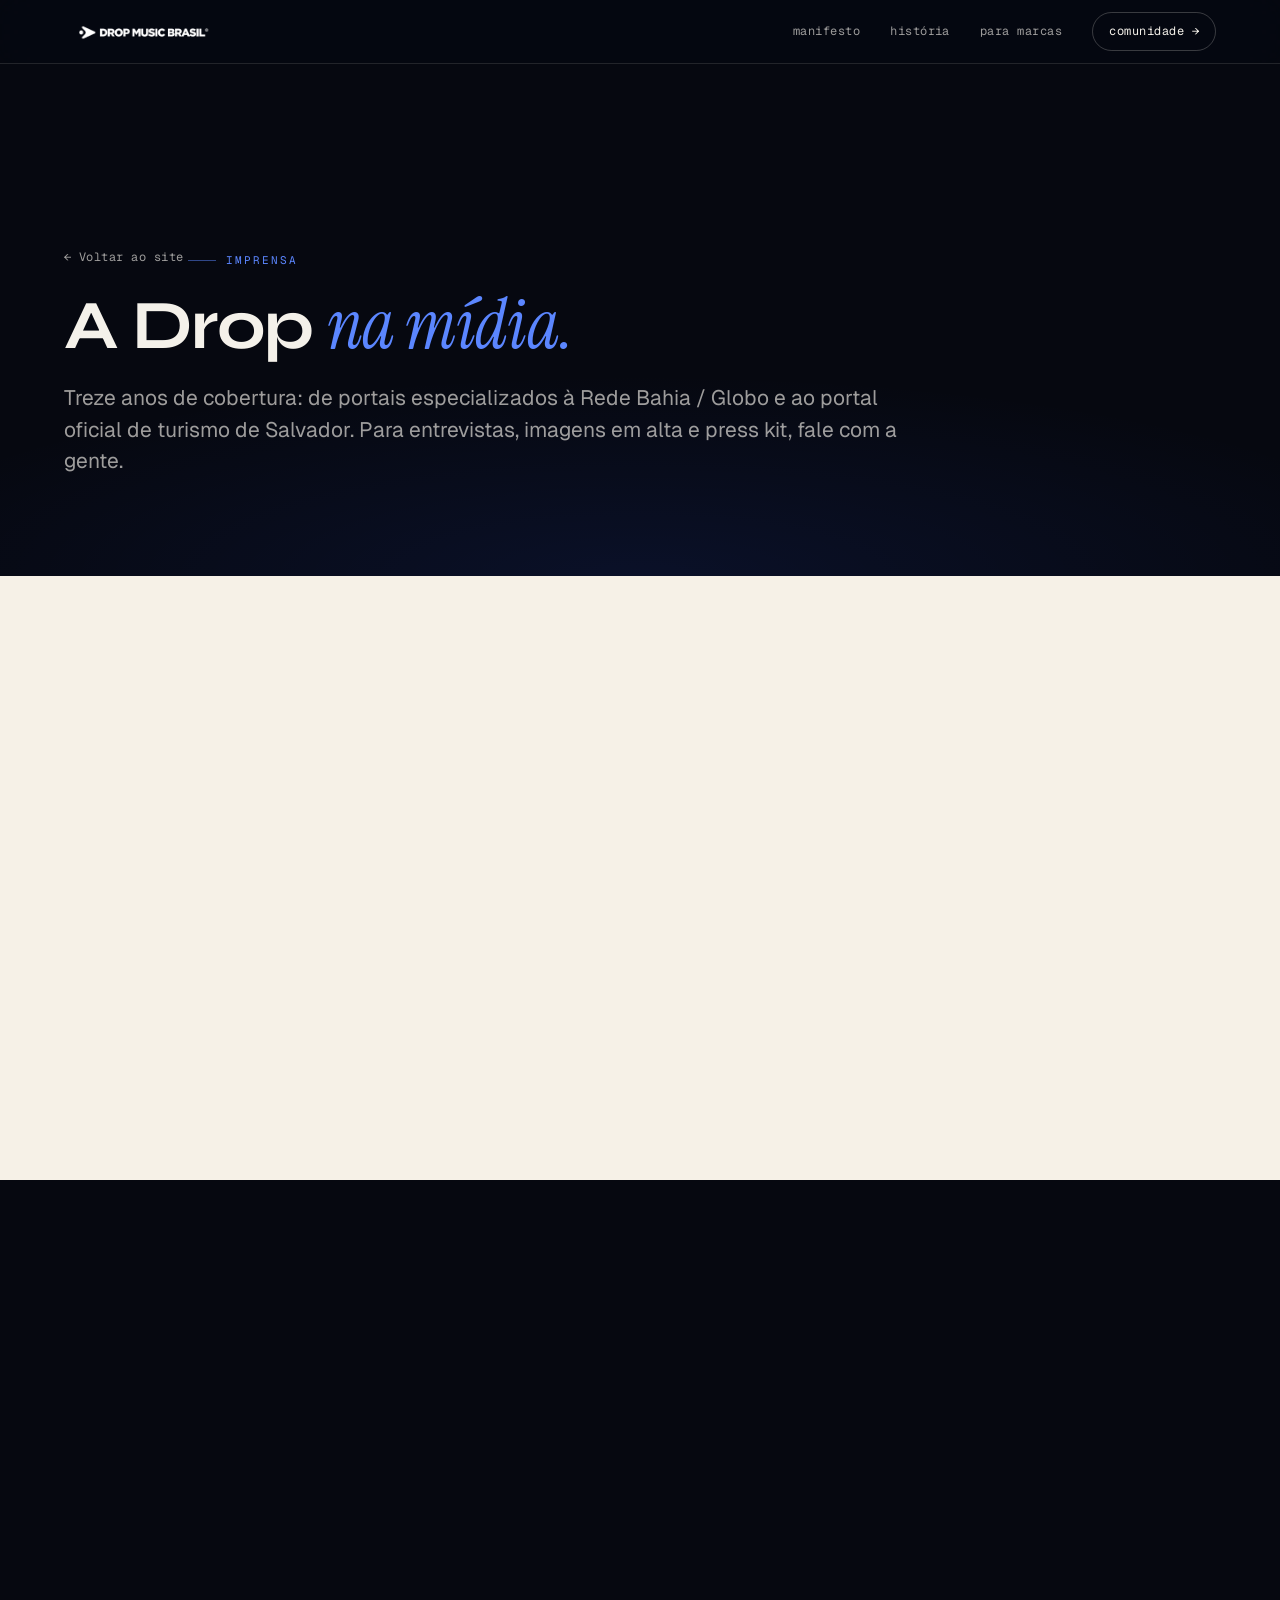
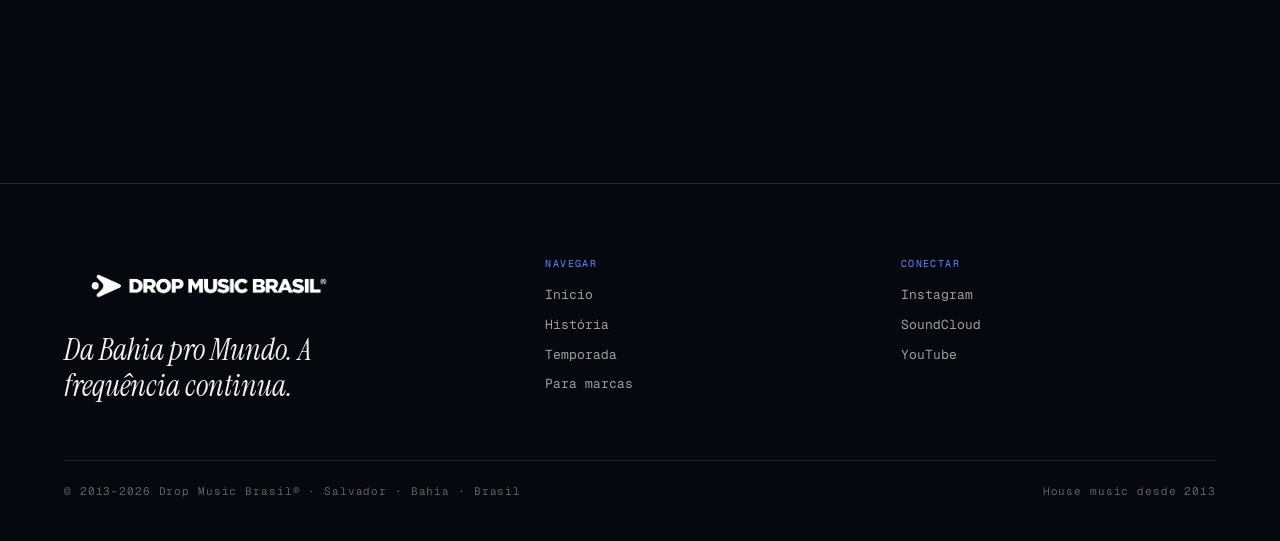
<file: imprensa.html>
<!doctype html>
<!--
  IMPRENSA — Drop Music Brasil
  Página dedicada (saiu da home). Clippings reais + contato de imprensa.
  Usa o mesmo estilo do site (drop-site.css).
-->
<html lang="pt-BR">
<head>
<meta charset="utf-8" />
<meta name="viewport" content="width=device-width, initial-scale=1" />
<title>Imprensa — Drop Music Brasil | House music em Salvador desde 2013</title>
<meta name="description" content="A Drop Music Brasil na mídia: Rede Bahia/Globo, portal oficial de turismo de Salvador, Agenda Cultural do Governo da Bahia e mais. Clippings, contato e press kit." />
<meta name="robots" content="index, follow" />
<link rel="canonical" href="https://dropmusicbrasil.com.br/imprensa" />
<link rel="icon" type="image/png" href="assets/symbol-black.png" />
<meta property="og:title" content="Imprensa — Drop Music Brasil" />
<meta property="og:description" content="Treze anos de cobertura. A Drop na mídia baiana e nacional." />
<meta property="og:type" content="website" />
<meta property="og:url" content="https://dropmusicbrasil.com.br/imprensa" />
<meta property="og:image" content="https://dropmusicbrasil.com.br/assets/p/club-arms-up.jpg" />
<link rel="preconnect" href="https://fonts.googleapis.com" />
<link rel="preconnect" href="https://fonts.gstatic.com" crossorigin />
<link href="https://fonts.googleapis.com/css2?family=Syne:wght@600;700;800&family=Instrument+Serif:ital@0;1&family=Geist:wght@300;400;500;600&family=Geist+Mono:wght@400;500&display=swap" rel="stylesheet" />
<link rel="stylesheet" href="drop-site.css" />
</head>
<body class="subpage">

<!-- Menu simples: logo + voltar pro site -->
<nav class="nav scrolled" id="nav">
  <a href="index.html" class="nav-logo" aria-label="Drop Music Brasil — Início">
    <img src="assets/lockup-white.png" alt="Drop Music Brasil" class="nav-lockup" />
  </a>
  <div class="nav-links">
    <a href="index.html#manifesto">manifesto</a>
    <a href="index.html#historia">história</a>
    <a href="marcas.html">para marcas</a>
    <a href="index.html#comunidade" class="nav-cta">Comunidade →</a>
  </div>
</nav>

<!-- Cabeçalho da página -->
<header class="zone zone-deep subhead">
  <div class="wrap">
    <a class="back-link" href="index.html">← Voltar ao site</a>
    <span class="kicker">Imprensa</span>
    <h1 class="h-sec">A Drop <em>na mídia.</em></h1>
    <p class="lede">Treze anos de cobertura: de portais especializados à Rede Bahia / Globo e ao portal oficial de turismo de Salvador. Para entrevistas, imagens em alta e press kit, fale com a gente.</p>
  </div>
</header>

<!-- Clippings reais -->
<section class="zone zone-day">
  <div class="wrap">
    <div class="clips reveal">
      <a class="clip feat" href="https://redeglobo.globo.com/redebahia/tarolando/noticia/drop-music-brasil-acontece-no-dia-158-em-salvador.ghtml" target="_blank" rel="noopener">
        <span class="clip-src">Rede Bahia · Globo</span>
        <span class="clip-txt">O maior grupo de comunicação do Brasil</span>
        <span class="clip-arr">abrir ↗</span>
      </a>
      <a class="clip feat" href="https://www.salvadordabahia.com/eventos/drop-music-brasil-brisa-groove-carnaval/" target="_blank" rel="noopener">
        <span class="clip-src">Salvador da Bahia <em>oficial</em></span>
        <span class="clip-txt">Portal oficial de turismo de Salvador</span>
        <span class="clip-arr">abrir ↗</span>
      </a>
      <a class="clip" href="http://agendacultural.ba.gov.br/drop-music-brasil/" target="_blank" rel="noopener">
        <span class="clip-src">Agenda Cultural Bahia</span>
        <span class="clip-txt">Portal cultural do Governo da Bahia</span>
        <span class="clip-arr">abrir ↗</span>
      </a>
      <a class="clip" href="https://doistercos.com.br/drop-music-brasil-apresenta-groove-infinito-com-estreia-de-nicolau-marinho-no-bombar/" target="_blank" rel="noopener">
        <span class="clip-src">Dois Terços</span>
        <span class="clip-txt">Groove Infinito · Nicolau Marinho no Bombar</span>
        <span class="clip-arr">abrir ↗</span>
      </a>
      <a class="clip" href="https://www.uranrodrigues.com/drop-music-brasil-realiza-edicao-ressonancia-progressiva-com-estreia-de-andre-gazolla-no-selo/" target="_blank" rel="noopener">
        <span class="clip-src">Uran Rodrigues</span>
        <span class="clip-txt">Ressonância Progressiva · André Gazolla</span>
        <span class="clip-arr">abrir ↗</span>
      </a>
      <a class="clip" href="https://vibes.vc/eventos/drop-music-brasil/" target="_blank" rel="noopener">
        <span class="clip-src">Vibes · iBahia</span>
        <span class="clip-txt">Portal líder de eventos em Salvador</span>
        <span class="clip-arr">abrir ↗</span>
      </a>
      <a class="clip" href="http://www.phouse.com.br/drop-music-esta-de-volta-salvador/" target="_blank" rel="noopener">
        <span class="clip-src">PHouse</span>
        <span class="clip-txt">"A Drop está de volta a Salvador"</span>
        <span class="clip-arr">abrir ↗</span>
      </a>
      <a class="clip" href="https://ginnolarry.com.br/festa-drop-music-brasil-chega-ao-bombar/" target="_blank" rel="noopener">
        <span class="clip-src">Ginno Larry</span>
        <span class="clip-txt">A chegada da Drop ao Bombar</span>
        <span class="clip-arr">abrir ↗</span>
      </a>
    </div>
  </div>
</section>

<!-- Contato de imprensa -->
<section class="zone zone-night">
  <div class="wrap">
    <div class="sec-head reveal">
      <span class="kicker">Contato de imprensa</span>
      <h2 class="h-sec">Precisa de material<br />pra <em>uma matéria?</em></h2>
      <p class="lede">Logos, biografia oficial, fotos em alta e informações sobre as edições. Resposta rápida.</p>
    </div>
    <div class="contact-grid reveal">
      <a class="cc" href="mailto:dropmusicbrazil@gmail.com?subject=Imprensa%20%E2%80%94%20Drop%20Music%20Brasil&body=Ol%C3%A1!%20Sou%20do%20ve%C3%ADculo%20_______%20e%20gostaria%20de%20material%20de%20imprensa%2Fentrevista.">
        <span class="cc-k">E-mail de imprensa</span>
        <span class="cc-v">dropmusicbrazil@gmail.com</span>
        <span class="cc-arr">→</span>
      </a>
      <a class="cc" href="https://instagram.com/dropmusicbrasil" target="_blank" rel="noopener">
        <span class="cc-k">Instagram</span>
        <span class="cc-v">@dropmusicbrasil</span>
        <span class="cc-arr">↗</span>
      </a>
    </div>
  </div>
</section>

<!-- Rodapé -->
<footer class="zone zone-night">
  <div class="footer">
    <div class="foot-top">
      <div class="foot-brand">
        <img src="assets/lockup-white.png" alt="Drop Music Brasil" class="foot-lockup" />
        <p class="foot-tag">Da Bahia pro Mundo. A frequência continua.</p>
      </div>
      <div class="foot-col">
        <span class="fh">Navegar</span>
        <a href="index.html">Início</a>
        <a href="index.html#historia">História</a>
        <a href="temporada.html">Temporada</a>
        <a href="marcas.html">Para marcas</a>
      </div>
      <div class="foot-col">
        <span class="fh">Conectar</span>
        <a href="https://instagram.com/dropmusicbrasil" target="_blank" rel="noopener">Instagram</a>
        <a href="https://soundcloud.com/dropmusicbrazil" target="_blank" rel="noopener">SoundCloud</a>
        <a href="https://www.youtube.com/@DROPMUSICBRASIL" target="_blank" rel="noopener">YouTube</a>
      </div>
    </div>
    <div class="foot-bot">
      <span>© 2013–2026 Drop Music Brasil® · Salvador · Bahia · Brasil</span>
      <span>House music desde 2013</span>
    </div>
  </div>
</footer>

</body>
</html>
</file>
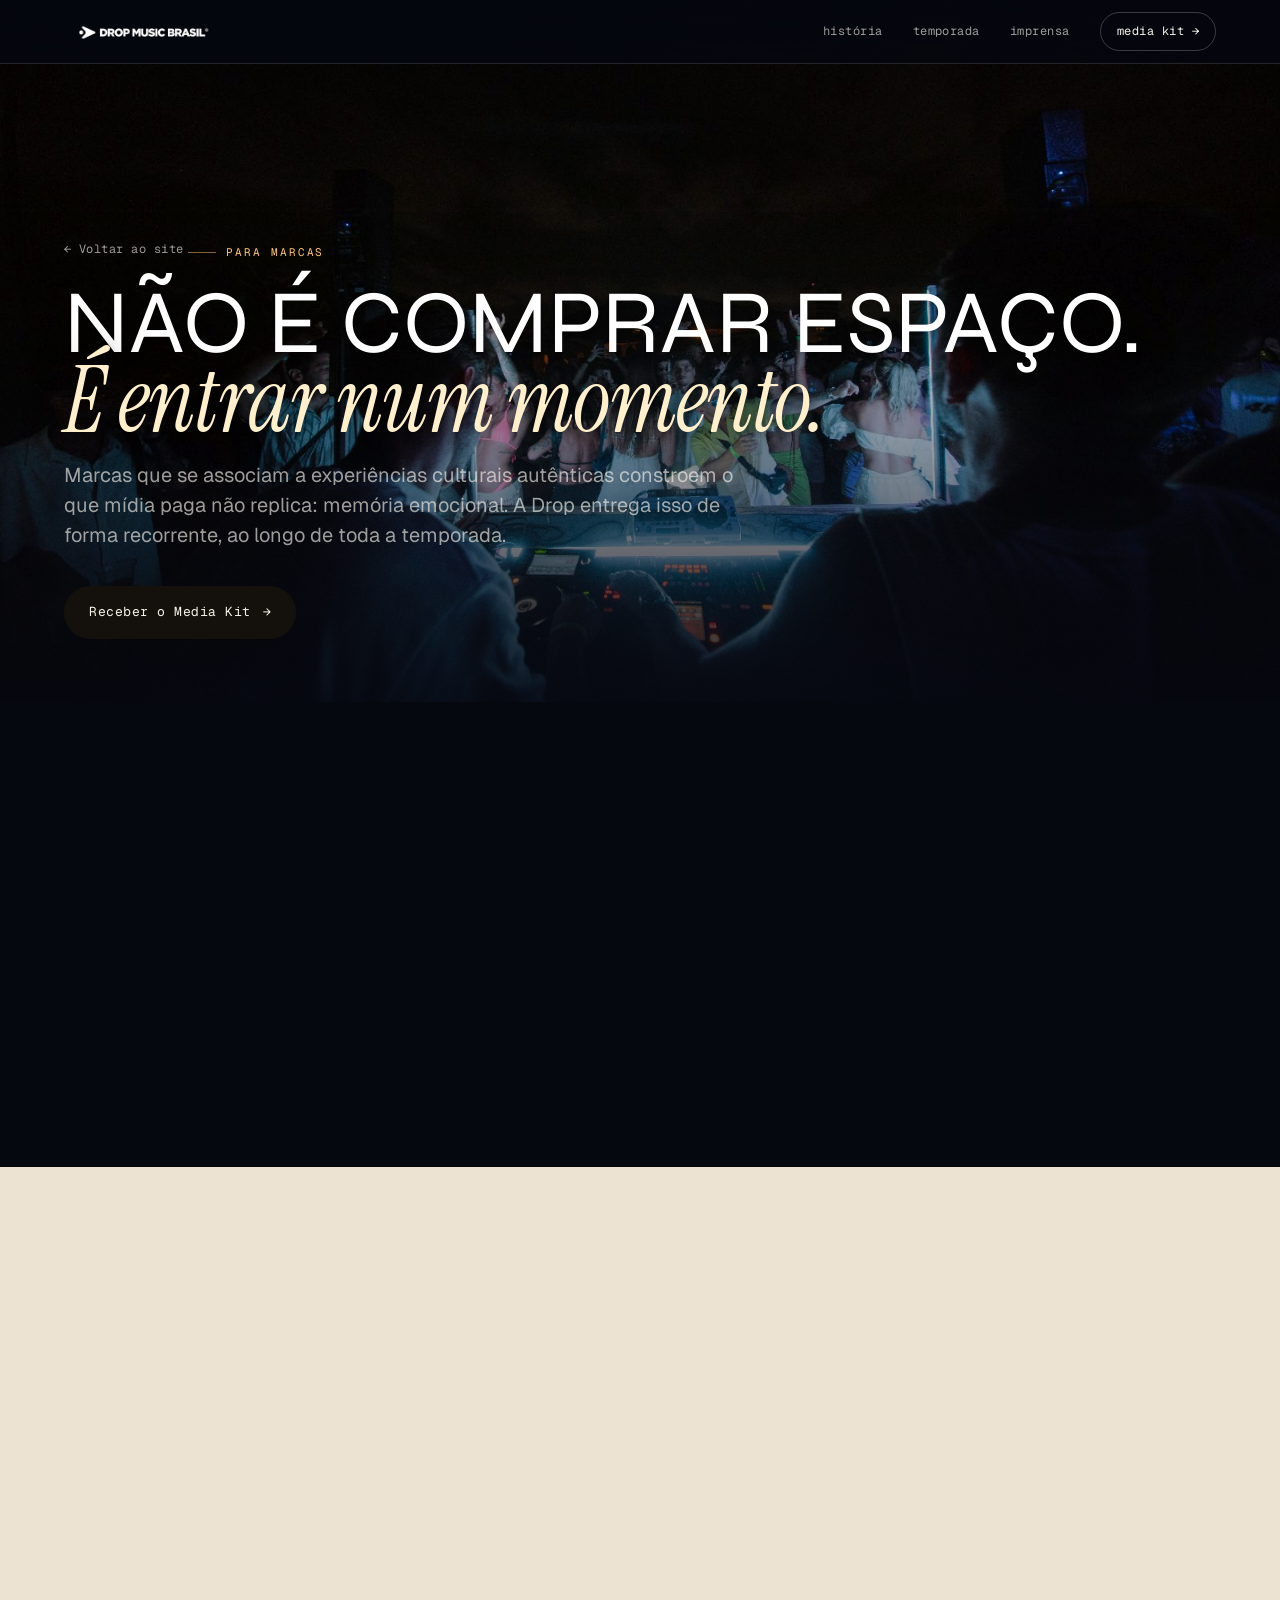
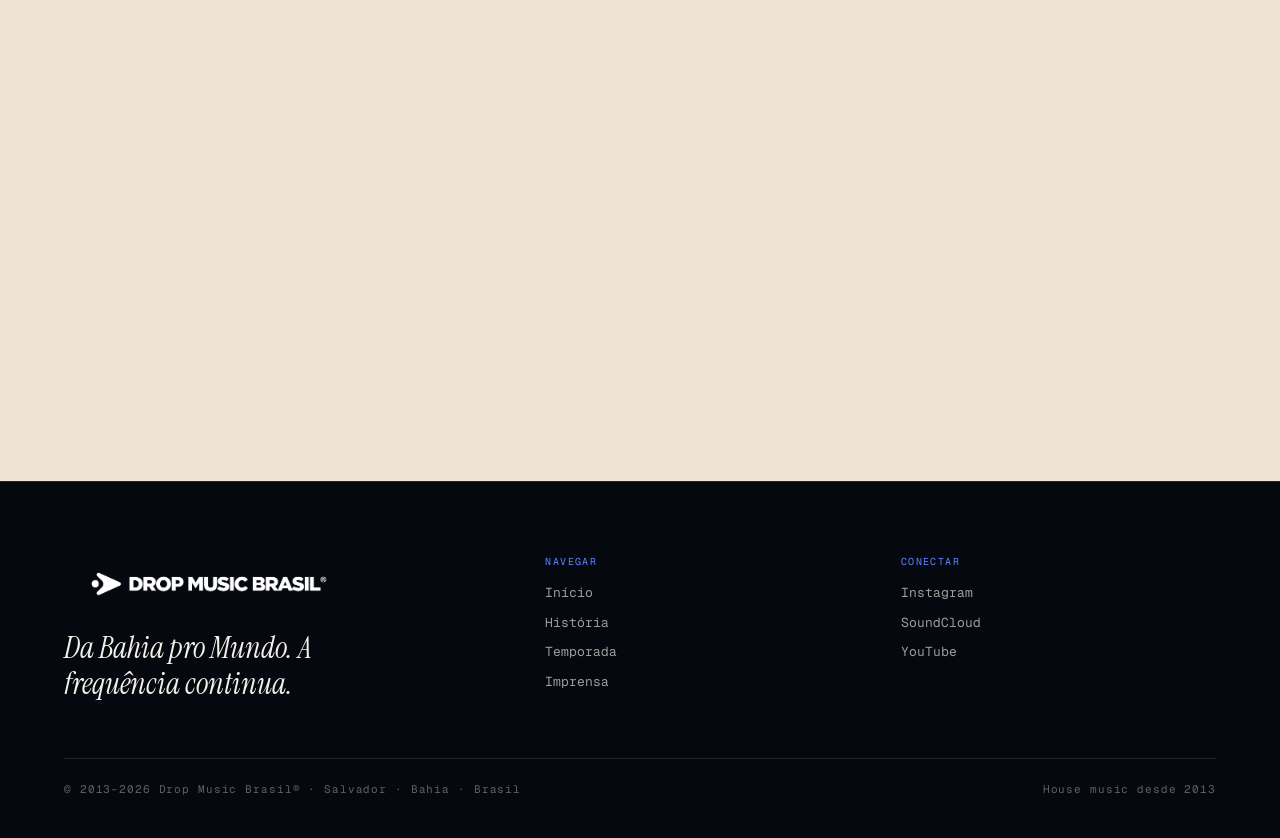
<file: marcas.html>
<!doctype html>
<!--
  PARA MARCAS — Drop Music Brasil
  Página dedicada (saiu da home). Perfil de público + oportunidades + media kit.
  Usa o mesmo estilo do site (drop-site.css).
-->
<html lang="pt-BR">
<head>
<meta charset="utf-8" />
<meta name="viewport" content="width=device-width, initial-scale=1" />
<title>Para Marcas — Drop Music Brasil | Patrocínio &amp; ativações</title>
<meta name="description" content="Associe sua marca à Drop Music Brasil: house music, comunidade engajada e experiências culturais em Salvador desde 2013. Naming, ativações, conteúdo e acesso aos DropLovers. Solicite o media kit." />
<meta name="robots" content="index, follow" />
<link rel="canonical" href="https://dropmusicbrasil.com.br/marcas" />
<link rel="icon" type="image/png" href="assets/symbol-black.png" />
<meta property="og:title" content="Para Marcas — Drop Music Brasil" />
<meta property="og:description" content="Patrocinar a Drop não é comprar espaço. É entrar num momento." />
<meta property="og:type" content="website" />
<meta property="og:url" content="https://dropmusicbrasil.com.br/marcas" />
<meta property="og:image" content="https://dropmusicbrasil.com.br/assets/p/day-wide.jpg" />
<link rel="preconnect" href="https://fonts.googleapis.com" />
<link rel="preconnect" href="https://fonts.gstatic.com" crossorigin />
<link href="https://fonts.googleapis.com/css2?family=Syne:wght@600;700;800&family=Instrument+Serif:ital@0;1&family=Geist:wght@300;400;500;600&family=Geist+Mono:wght@400;500&display=swap" rel="stylesheet" />
<link rel="stylesheet" href="drop-site.css" />
</head>
<body class="subpage">

<nav class="nav scrolled" id="nav">
  <a href="index.html" class="nav-logo" aria-label="Drop Music Brasil — Início">
    <img src="assets/lockup-white.png" alt="Drop Music Brasil" class="nav-lockup" />
  </a>
  <div class="nav-links">
    <a href="index.html#historia">história</a>
    <a href="temporada.html">temporada</a>
    <a href="imprensa.html">imprensa</a>
    <a href="mailto:dropmusicbrazil@gmail.com?subject=Media%20Kit%20%E2%80%94%20Drop%20Music%20Brasil" class="nav-cta">Media Kit →</a>
  </div>
</nav>

<!-- Cabeçalho com foto solar de fundo -->
<header class="hero subhero" id="top">
  <div class="hero-bg"><img src="assets/p/day-wide.jpg" alt="Day party da Drop Music Brasil à beira-mar no Lôro, Salvador" fetchpriority="high" /></div>
  <div class="hero-scrim"></div>
  <div class="hero-inner">
    <a class="back-link" href="index.html">← Voltar ao site</a>
    <span class="kicker" style="color:var(--gold)">Para marcas</span>
    <h1 class="hero-h" style="font-size:clamp(40px,7vw,104px)">Não é comprar espaço.<br /><em>É entrar num momento.</em></h1>
    <p class="hero-sub">Marcas que se associam a experiências culturais autênticas constroem o que mídia paga não replica: memória emocional. A Drop entrega isso de forma recorrente, ao longo de toda a temporada.</p>
    <div class="hero-ctas">
      <a href="mailto:dropmusicbrazil@gmail.com?subject=Media%20Kit%20%E2%80%94%20Drop%20Music%20Brasil&body=Ol%C3%A1%2C%20Drop!%20Somos%20a%20marca%20_______%20e%20gostar%C3%ADamos%20de%20receber%20o%20media%20kit%20da%20temporada." class="btn btn-solar">Receber o Media Kit <span class="arr">→</span></a>
    </div>
  </div>
</header>

<!-- Quem frequenta -->
<section class="zone zone-night">
  <div class="wrap">
    <div class="audience reveal">
      <span class="audience-h">Quem frequenta a Drop</span>
      <div class="audience-grid">
        <div class="aud"><b>Cena</b><span>público de house music, fiel e recorrente</span></div>
        <div class="aud"><b>Local</b><span>Salvador e região metropolitana</span></div>
        <div class="aud"><b>Digital</b><span>alto engajamento e geração de conteúdo</span></div>
        <div class="aud"><b>Lealdade</b><span>volta a cada edição e traz gente nova</span></div>
      </div>
      <p class="audience-note">Um público que valoriza curadoria e experiência acima de hype. Gente que descobre e adota marcas cedo, compartilha o que vive e constrói o boca a boca que nenhuma mídia paga reproduz.</p>
    </div>
  </div>
</section>

<!-- Oportunidades + media kit -->
<section class="zone zone-sand">
  <div class="wrap">
    <div class="sec-head reveal">
      <span class="kicker">Oportunidades</span>
      <h2 class="h-sec">Como sua marca<br /><em>entra na experiência.</em></h2>
    </div>
    <div class="brand-grid">
      <div class="brand-gains reveal">
        <div class="gain"><span class="gn">01</span><div><h4>Naming rights</h4><p>Sua marca no nome da edição ou do palco. A associação mais forte: a marca vira parte do nome que o público repete.</p></div></div>
        <div class="gain"><span class="gn">02</span><div><h4>Experiências &amp; ativações</h4><p>Lounge de marca, sampling, bar assinado, espaço instagramável. Contato físico com um público no estado de espírito certo.</p></div></div>
        <div class="gain"><span class="gn">03</span><div><h4>Conteúdo</h4><p>Produção audiovisual profissional com a marca dentro da cena: fotos, reels e aftermovie que circulam organicamente.</p></div></div>
        <div class="gain"><span class="gn">04</span><div><h4>Acesso aos DropLovers</h4><p>Presença na comunidade de +18 mil pessoas e na base de e-mail. Canal direto com o público, sem depender de algoritmo.</p></div></div>
      </div>
      <aside class="brand-aside reveal">
        <p class="brand-quote">"A marca não compra exposição. Compra presença dentro de um <em>ritual de verão.</em>"</p>
        <div class="brand-cotas">
          Dois formatos de entrada: Cota Headliner (naming &amp; presença total) e Cota Apoio (visibilidade &amp; relacionamento). Valores e entregas <strong>sob consulta</strong>, co-criados com cada marca.
        </div>
        <a href="mailto:dropmusicbrazil@gmail.com?subject=Media%20Kit%20%E2%80%94%20Drop%20Music%20Brasil&body=Ol%C3%A1%2C%20Drop!%20Somos%20a%20marca%20_______%20e%20gostar%C3%ADamos%20de%20receber%20o%20media%20kit%20da%20temporada." class="btn btn-solar">Receber o Media Kit <span class="arr">→</span></a>
      </aside>
    </div>
  </div>
</section>

<footer class="zone zone-night">
  <div class="footer">
    <div class="foot-top">
      <div class="foot-brand">
        <img src="assets/lockup-white.png" alt="Drop Music Brasil" class="foot-lockup" />
        <p class="foot-tag">Da Bahia pro Mundo. A frequência continua.</p>
      </div>
      <div class="foot-col">
        <span class="fh">Navegar</span>
        <a href="index.html">Início</a>
        <a href="index.html#historia">História</a>
        <a href="temporada.html">Temporada</a>
        <a href="imprensa.html">Imprensa</a>
      </div>
      <div class="foot-col">
        <span class="fh">Conectar</span>
        <a href="https://instagram.com/dropmusicbrasil" target="_blank" rel="noopener">Instagram</a>
        <a href="https://soundcloud.com/dropmusicbrazil" target="_blank" rel="noopener">SoundCloud</a>
        <a href="https://www.youtube.com/@DROPMUSICBRASIL" target="_blank" rel="noopener">YouTube</a>
      </div>
    </div>
    <div class="foot-bot">
      <span>© 2013–2026 Drop Music Brasil® · Salvador · Bahia · Brasil</span>
      <span>House music desde 2013</span>
    </div>
  </div>
</footer>

</body>
</html>
</file>
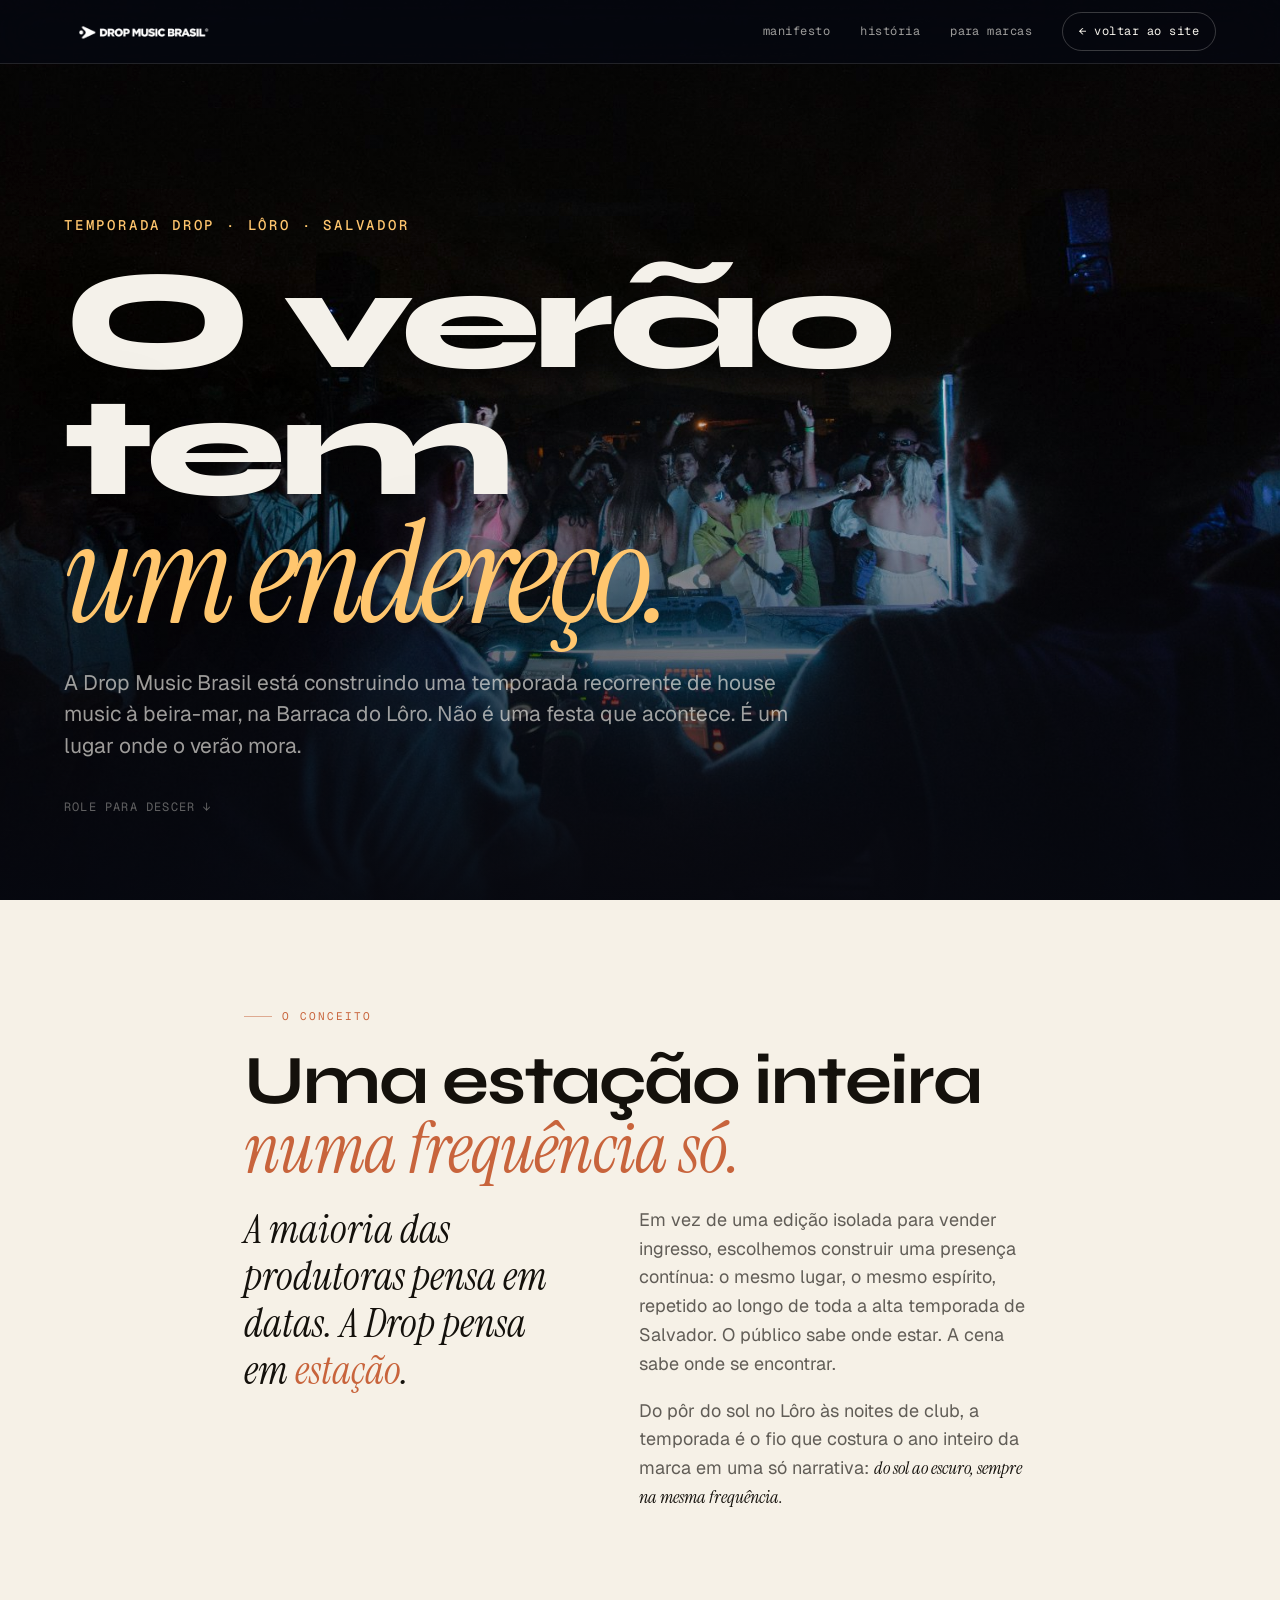
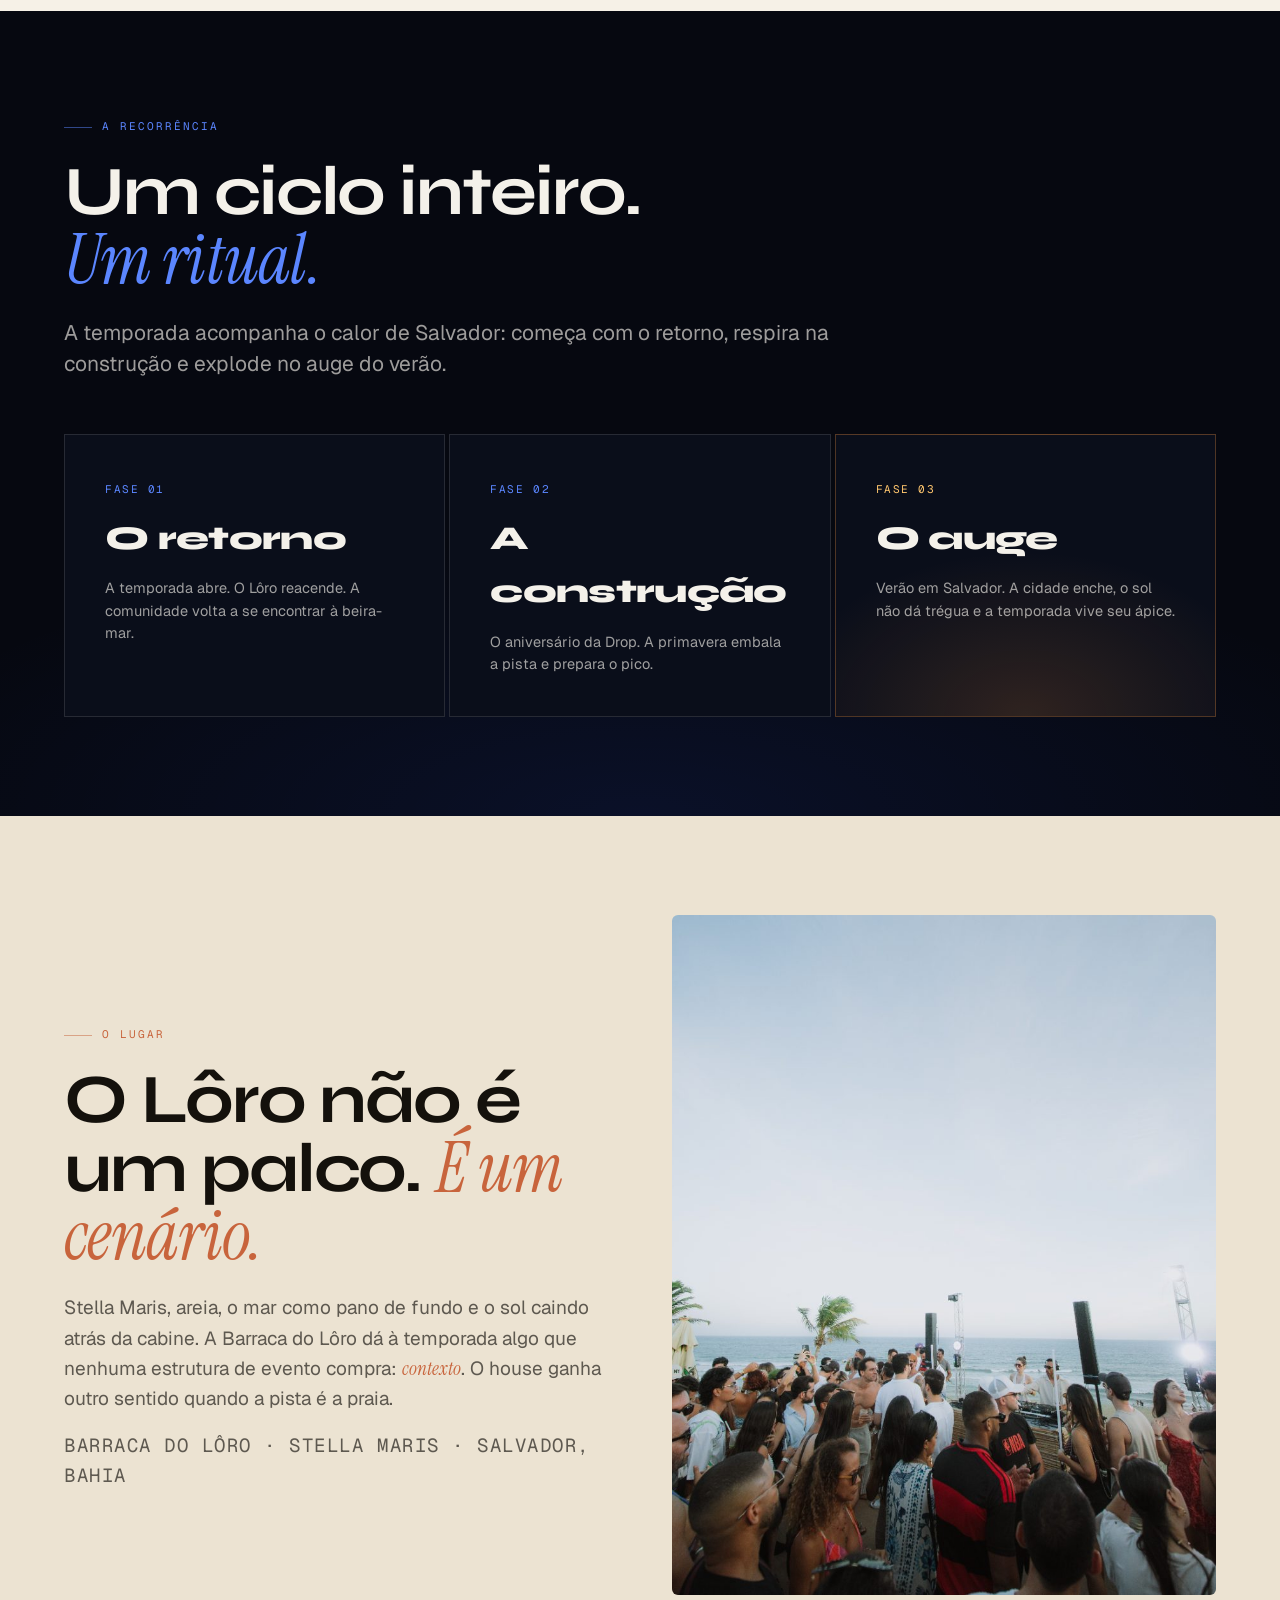
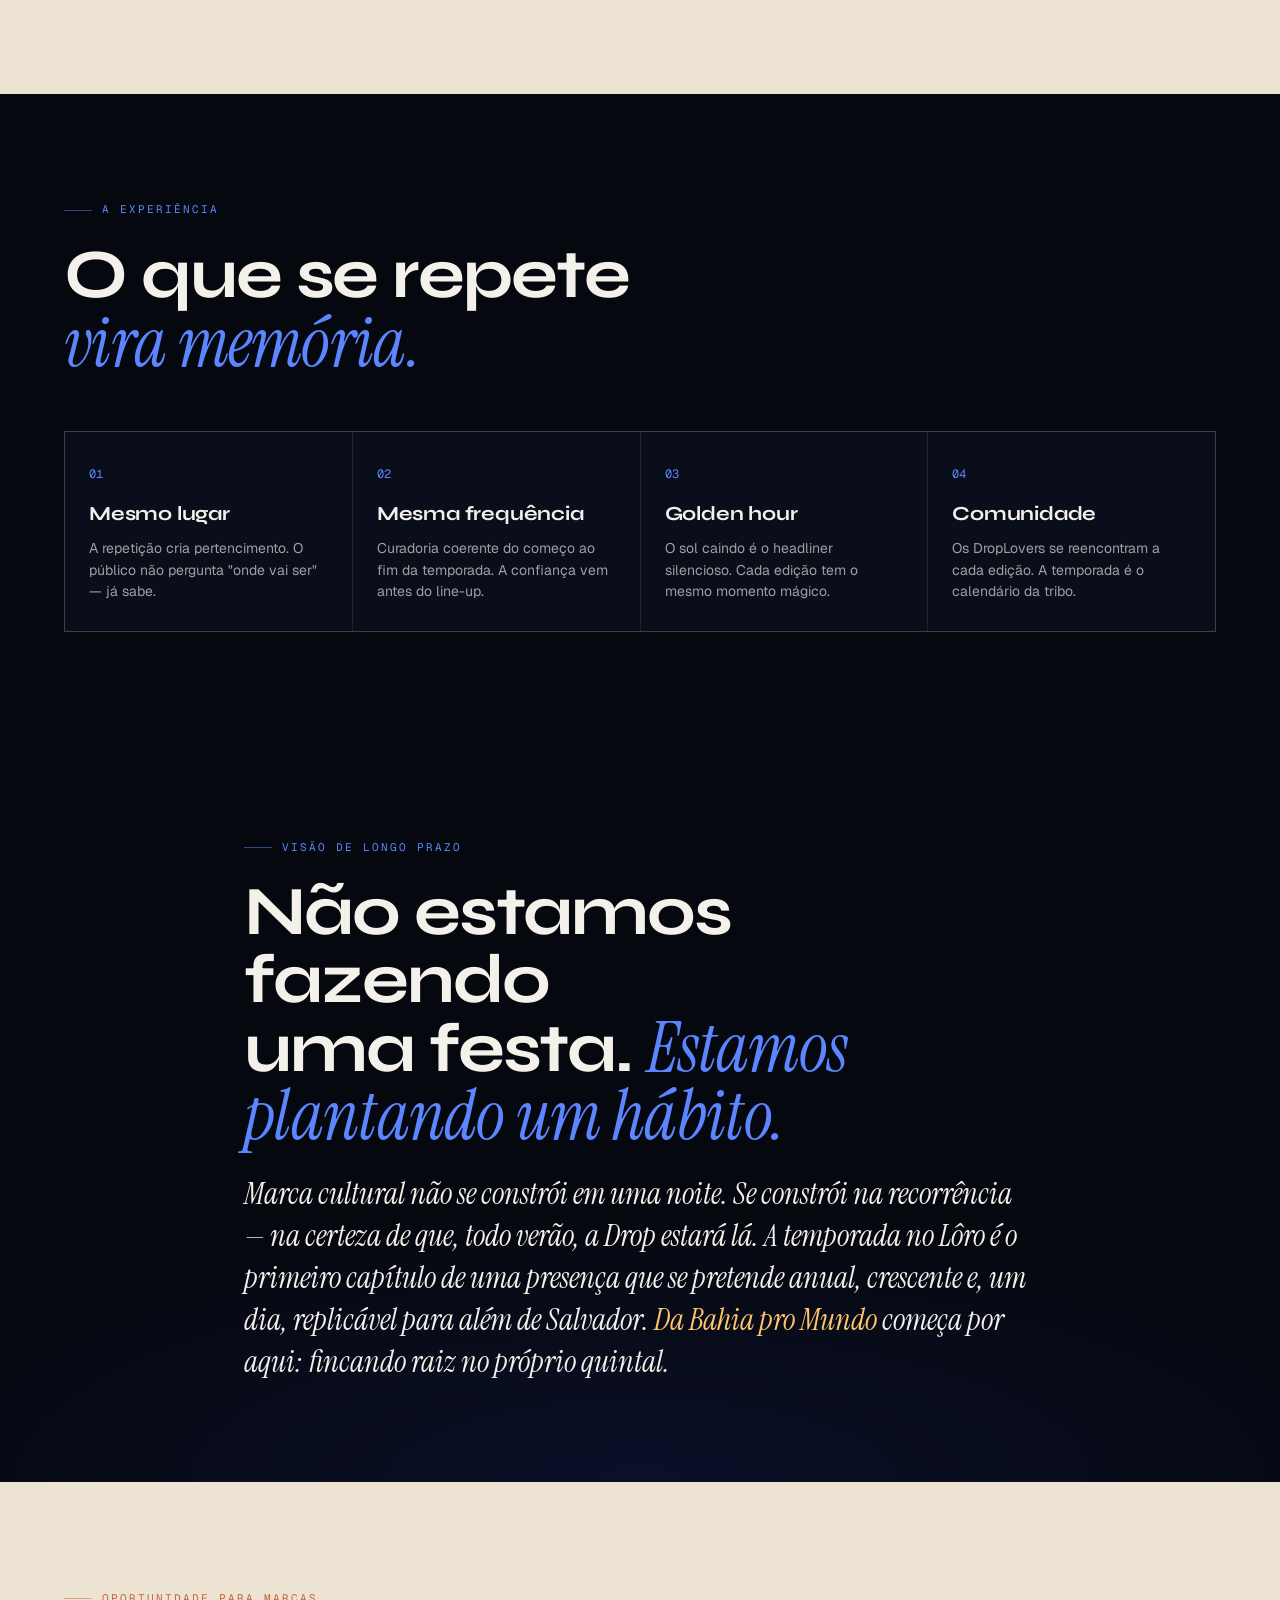
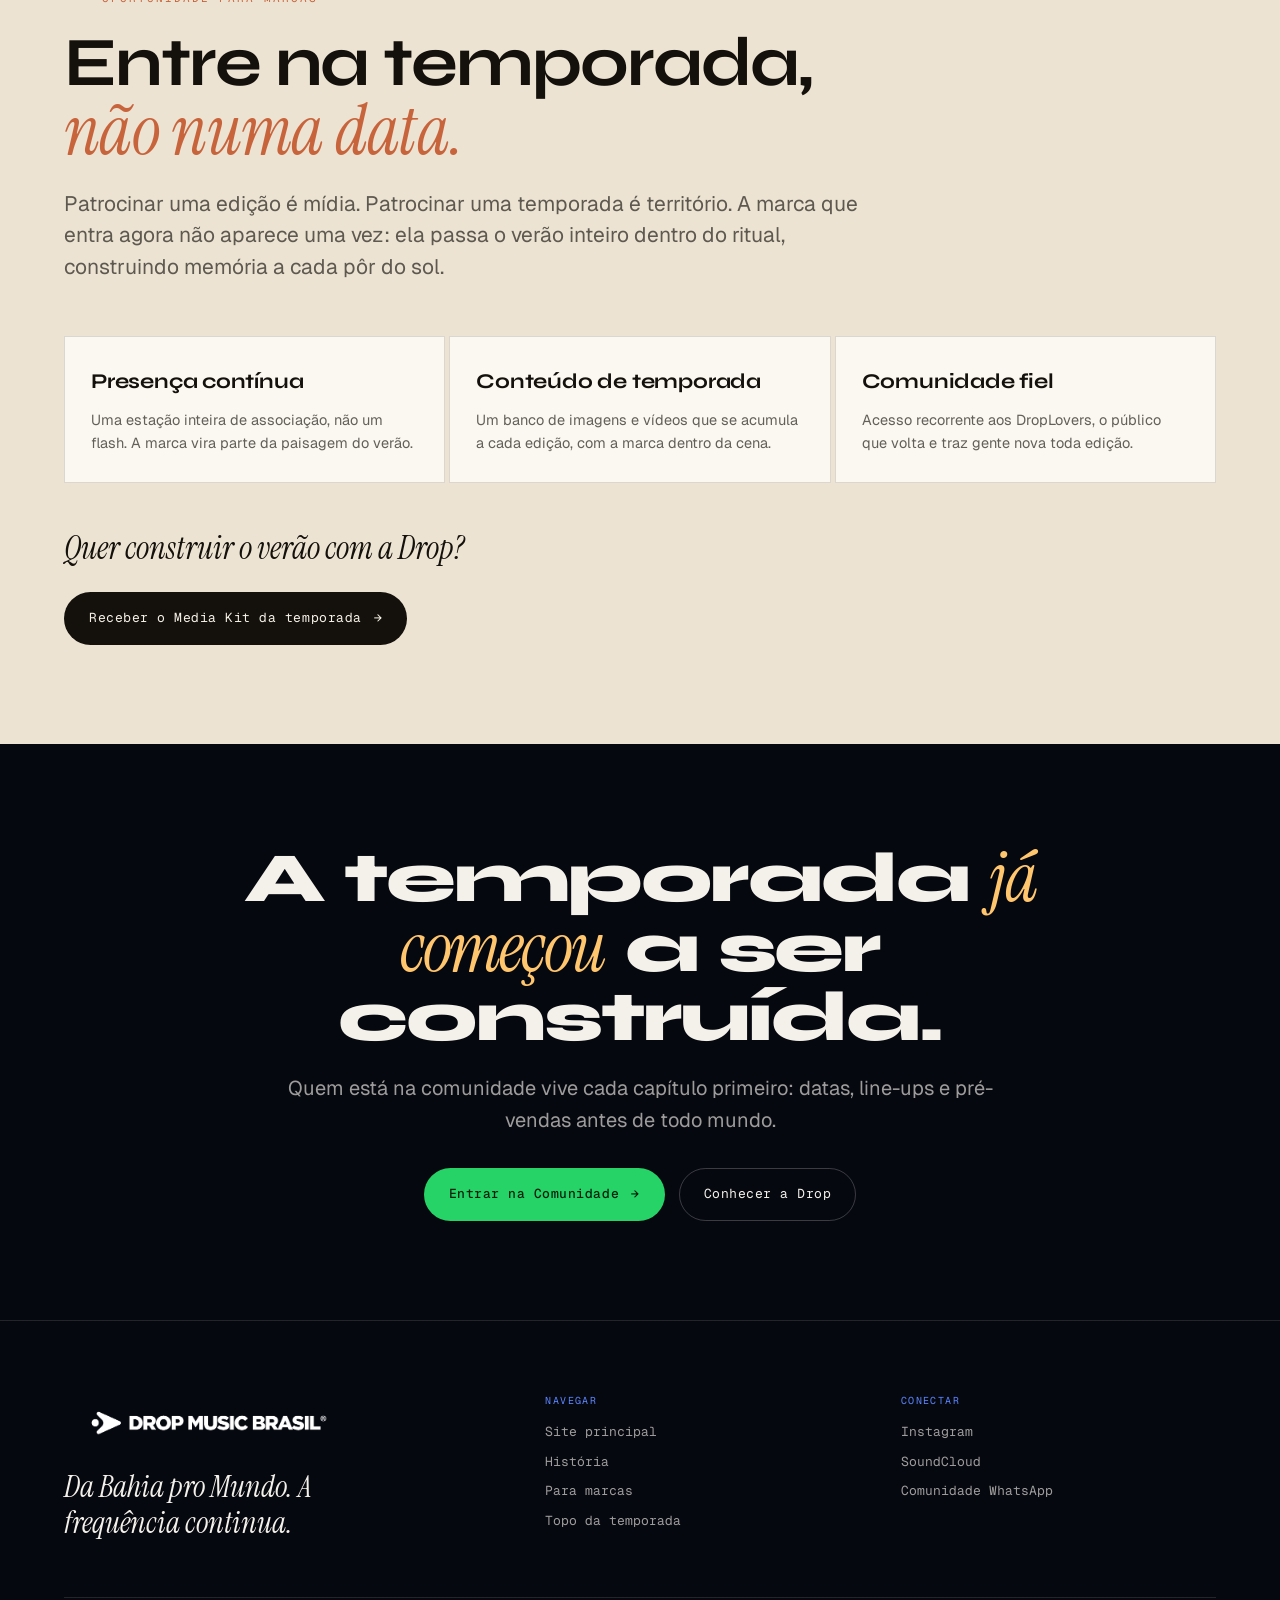
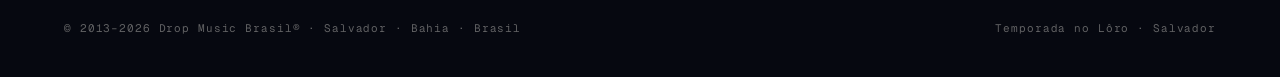
<file: temporada.html>
<!doctype html>
<!--
  ════════════════════════════════════════════════════════════════
  PÁGINA /TEMPORADA — Drop Music Brasil · Temporada no Lôro
  Peça de POSICIONAMENTO (não é agenda, não é página de venda).
  Conta que a Drop está construindo uma temporada recorrente no Lôro,
  de julho a março. Usa o mesmo CSS do site (drop-site.css) + estilos
  próprios (temporada.css).
  ════════════════════════════════════════════════════════════════
-->
<html lang="pt-BR">
<head>
<meta charset="utf-8" />
<meta name="viewport" content="width=device-width, initial-scale=1" />

<title>Temporada no Lôro · Drop Music Brasil — House Music à beira-mar em Salvador</title>
<meta name="description" content="A Drop Music Brasil constrói uma temporada recorrente de house music à beira-mar, na Barraca do Lôro, em Salvador. Mais que uma festa: um ritual de verão." />
<meta name="robots" content="index, follow, max-image-preview:large" />
<link rel="canonical" href="https://dropmusicbrasil.com.br/temporada" />
<link rel="icon" type="image/png" href="assets/symbol-black.png" />
<meta name="theme-color" content="#060810" />

<meta property="og:type" content="website" />
<meta property="og:locale" content="pt_BR" />
<meta property="og:site_name" content="Drop Music Brasil" />
<meta property="og:title" content="Temporada no Lôro · Drop Music Brasil" />
<meta property="og:description" content="Uma temporada recorrente de house music à beira-mar em Salvador. Da Bahia pro Mundo." />
<meta property="og:url" content="https://dropmusicbrasil.com.br/temporada" />
<meta property="og:image" content="https://dropmusicbrasil.com.br/assets/p/day-wide.jpg" />
<meta name="twitter:card" content="summary_large_image" />

<link rel="preconnect" href="https://fonts.googleapis.com" />
<link rel="preconnect" href="https://fonts.gstatic.com" crossorigin />
<link href="https://fonts.googleapis.com/css2?family=Syne:wght@600;700;800&family=Instrument+Serif:ital@0;1&family=Geist:wght@300;400;500;600&family=Geist+Mono:wght@400;500&display=swap" rel="stylesheet" />
<link rel="stylesheet" href="drop-site.css" />
<link rel="stylesheet" href="temporada.css" />
</head>
<body>

<!-- MENU — versão simplificada, com "voltar ao site" -->
<nav class="nav scrolled" id="nav">
  <a href="index.html" class="nav-logo" aria-label="Drop Music Brasil — Início">
    <img src="assets/lockup-white.png" alt="Drop Music Brasil" class="nav-lockup" />
    <span class="nav-brand-text">Drop Music Brasil</span>
  </a>
  <div class="nav-links">
    <a href="index.html#manifesto">manifesto</a>
    <a href="index.html#historia">história</a>
    <a href="index.html#marcas">para marcas</a>
    <a href="index.html" class="nav-cta">← Voltar ao site</a>
  </div>
  <button class="nav-burger" id="navBurger" aria-label="Abrir menu" aria-expanded="false" aria-controls="navMobile">
    <span></span><span></span><span></span>
  </button>
</nav>
<div class="nav-mobile" id="navMobile" aria-hidden="true">
  <a href="index.html#manifesto">Manifesto</a>
  <a href="index.html#historia">História</a>
  <a href="index.html#marcas">Para marcas</a>
  <a href="index.html#comunidade">Comunidade</a>
  <a href="index.html" class="nav-mobile-cta">← Voltar ao site</a>
</div>

<!-- ═══ HERO — a promessa da temporada ═══ -->
<header class="t-hero" id="top">
  <div class="t-hero-bg"><img src="assets/p/day-wide.jpg" alt="Temporada da Drop Music Brasil à beira-mar na Barraca do Lôro, Salvador" fetchpriority="high" /></div>
  <div class="t-hero-scrim"></div>
  <div class="t-hero-inner">
    <span class="t-eyebrow">Temporada Drop · Lôro · Salvador</span>
    <h1 class="t-hero-h">O verão tem<br /><em>um endereço.</em></h1>
    <p class="t-hero-sub">A Drop Music Brasil está construindo uma temporada recorrente de house music à beira-mar, na Barraca do Lôro. Não é uma festa que acontece. É um lugar onde o verão mora.</p>
    <a class="t-scroll" href="#conceito">role para descer <span>↓</span></a>
  </div>
</header>

<!-- ═══ CONCEITO ═══ -->
<section class="zone zone-day" id="conceito">
  <div class="wrap t-narrow">
    <span class="kicker">O conceito</span>
    <h2 class="h-sec">Uma estação inteira<br /><em>numa frequência só.</em></h2>
    <div class="t-lead-grid">
      <p class="t-lead">A maioria das produtoras pensa em datas. A Drop pensa em <em>estação</em>.</p>
      <div class="t-lead-body">
        <p>Em vez de uma edição isolada para vender ingresso, escolhemos construir uma presença contínua: o mesmo lugar, o mesmo espírito, repetido ao longo de toda a alta temporada de Salvador. O público sabe onde estar. A cena sabe onde se encontrar.</p>
        <p>Do pôr do sol no Lôro às noites de club, a temporada é o fio que costura o ano inteiro da marca em uma só narrativa: <em>do sol ao escuro, sempre na mesma frequência.</em></p>
      </div>
    </div>
  </div>
</section>

<!-- ═══ O ARCO DO VERÃO (recorrência) ═══ -->
<section class="zone zone-deep" id="arco">
  <div class="wrap">
    <div class="sec-head reveal">
      <span class="kicker">A recorrência</span>
      <h2 class="h-sec">Um ciclo inteiro.<br /><em>Um ritual.</em></h2>
      <p class="lede">A temporada acompanha o calor de Salvador: começa com o retorno, respira na construção e explode no auge do verão.</p>
    </div>
    <div class="t-arc reveal">
      <div class="t-arc-phase">
        <span class="t-arc-when">Fase 01</span>
        <h3>O retorno</h3>
        <p>A temporada abre. O Lôro reacende. A comunidade volta a se encontrar à beira-mar.</p>
      </div>
      <div class="t-arc-phase">
        <span class="t-arc-when">Fase 02</span>
        <h3>A construção</h3>
        <p>O aniversário da Drop. A primavera embala a pista e prepara o pico.</p>
      </div>
      <div class="t-arc-phase t-arc-hot">
        <span class="t-arc-when">Fase 03</span>
        <h3>O auge</h3>
        <p>Verão em Salvador. A cidade enche, o sol não dá trégua e a temporada vive seu ápice.</p>
      </div>
    </div>
  </div>
</section>

<!-- ═══ O LUGAR (Lôro) ═══ -->
<section class="zone zone-sand" id="lugar">
  <div class="wrap t-place">
    <div class="t-place-copy">
      <span class="kicker">O lugar</span>
      <h2 class="h-sec">O Lôro não é<br />um palco. <em>É um cenário.</em></h2>
      <p>Stella Maris, areia, o mar como pano de fundo e o sol caindo atrás da cabine. A Barraca do Lôro dá à temporada algo que nenhuma estrutura de evento compra: <em>contexto</em>. O house ganha outro sentido quando a pista é a praia.</p>
      <p class="t-place-note">Barraca do Lôro · Stella Maris · Salvador, Bahia</p>
    </div>
    <div class="t-place-img">
      <img src="assets/p/day-palmtree.jpg" alt="Pôr do sol e coqueiros na Barraca do Lôro durante a temporada da Drop" loading="lazy" />
    </div>
  </div>
</section>

<!-- ═══ A EXPERIÊNCIA ═══ -->
<section class="zone zone-night" id="experiencia">
  <div class="wrap">
    <div class="sec-head reveal">
      <span class="kicker">A experiência</span>
      <h2 class="h-sec">O que se repete<br /><em>vira memória.</em></h2>
    </div>
    <div class="t-exp reveal">
      <div class="t-exp-item"><span class="t-exp-n">01</span><h3>Mesmo lugar</h3><p>A repetição cria pertencimento. O público não pergunta "onde vai ser" — já sabe.</p></div>
      <div class="t-exp-item"><span class="t-exp-n">02</span><h3>Mesma frequência</h3><p>Curadoria coerente do começo ao fim da temporada. A confiança vem antes do line-up.</p></div>
      <div class="t-exp-item"><span class="t-exp-n">03</span><h3>Golden hour</h3><p>O sol caindo é o headliner silencioso. Cada edição tem o mesmo momento mágico.</p></div>
      <div class="t-exp-item"><span class="t-exp-n">04</span><h3>Comunidade</h3><p>Os DropLovers se reencontram a cada edição. A temporada é o calendário da tribo.</p></div>
    </div>
  </div>
</section>

<!-- ═══ VISÃO DE LONGO PRAZO ═══ -->
<section class="zone zone-deep" id="visao">
  <div class="wrap t-narrow">
    <span class="kicker">Visão de longo prazo</span>
    <h2 class="h-sec">Não estamos fazendo<br />uma festa. <em>Estamos plantando um hábito.</em></h2>
    <p class="t-vision">Marca cultural não se constrói em uma noite. Se constrói na recorrência — na certeza de que, todo verão, a Drop estará lá. A temporada no Lôro é o primeiro capítulo de uma presença que se pretende anual, crescente e, um dia, replicável para além de Salvador. <em>Da Bahia pro Mundo</em> começa por aqui: fincando raiz no próprio quintal.</p>
  </div>
</section>

<!-- ═══ PARA MARCAS (oportunidade, não tabela de preço) ═══ -->
<section class="zone zone-sand" id="marcas">
  <div class="wrap">
    <div class="sec-head reveal">
      <span class="kicker">Oportunidade para marcas</span>
      <h2 class="h-sec">Entre na temporada,<br /><em>não numa data.</em></h2>
      <p class="lede">Patrocinar uma edição é mídia. Patrocinar uma temporada é território. A marca que entra agora não aparece uma vez: ela passa o verão inteiro dentro do ritual, construindo memória a cada pôr do sol.</p>
    </div>
    <div class="t-brand reveal">
      <div class="t-brand-item"><h3>Presença contínua</h3><p>Uma estação inteira de associação, não um flash. A marca vira parte da paisagem do verão.</p></div>
      <div class="t-brand-item"><h3>Conteúdo de temporada</h3><p>Um banco de imagens e vídeos que se acumula a cada edição, com a marca dentro da cena.</p></div>
      <div class="t-brand-item"><h3>Comunidade fiel</h3><p>Acesso recorrente aos DropLovers, o público que volta e traz gente nova toda edição.</p></div>
    </div>
    <div class="t-brand-cta reveal">
      <p>Quer construir o verão com a Drop?</p>
      <a href="mailto:dropmusicbrazil@gmail.com?subject=Temporada%20no%20L%C3%B4ro%20%E2%80%94%20Marcas&body=Ol%C3%A1%2C%20Drop!%20Somos%20a%20marca%20_______%20e%20queremos%20entender%20a%20temporada%20no%20L%C3%B4ro." class="btn btn-solar">Receber o Media Kit da temporada <span class="arr">→</span></a>
    </div>
  </div>
</section>

<!-- ═══ CHAMADA FINAL ═══ -->
<section class="zone zone-night" id="fim">
  <div class="wrap t-narrow t-final">
    <h2 class="t-final-h">A temporada <em>já começou</em> a ser construída.</h2>
    <p>Quem está na comunidade vive cada capítulo primeiro: datas, line-ups e pré-vendas antes de todo mundo.</p>
    <div class="t-final-ctas">
      <a href="https://chat.whatsapp.com/C65rE5MnoBX2drvaWDt5QX" target="_blank" rel="noopener" class="btn btn-wa">Entrar na Comunidade <span class="arr">→</span></a>
      <a href="index.html" class="btn btn-ghost">Conhecer a Drop</a>
    </div>
  </div>
</section>

<footer class="zone zone-night">
  <div class="footer">
    <div class="foot-top">
      <div class="foot-brand">
        <img src="assets/lockup-white.png" alt="Drop Music Brasil" class="foot-lockup" />
        <p class="foot-tag">Da Bahia pro Mundo. A frequência continua.</p>
      </div>
      <div class="foot-col">
        <span class="fh">Navegar</span>
        <a href="index.html">Site principal</a>
        <a href="index.html#historia">História</a>
        <a href="index.html#marcas">Para marcas</a>
        <a href="#top">Topo da temporada</a>
      </div>
      <div class="foot-col">
        <span class="fh">Conectar</span>
        <a href="https://instagram.com/dropmusicbrasil" target="_blank" rel="noopener">Instagram</a>
        <a href="https://soundcloud.com/dropmusicbrazil" target="_blank" rel="noopener">SoundCloud</a>
        <a href="https://chat.whatsapp.com/C65rE5MnoBX2drvaWDt5QX" target="_blank" rel="noopener">Comunidade WhatsApp</a>
      </div>
    </div>
    <div class="foot-bot">
      <span>© 2013–2026 Drop Music Brasil® · Salvador · Bahia · Brasil</span>
      <span>Temporada no Lôro · Salvador</span>
    </div>
  </div>
</footer>

<script>
  (function () {
    var burger = document.getElementById('navBurger');
    var mobile = document.getElementById('navMobile');
    if (burger && mobile) {
      var setOpen = function (open) {
        document.body.classList.toggle('nav-open', open);
        burger.setAttribute('aria-expanded', open ? 'true' : 'false');
        mobile.setAttribute('aria-hidden', open ? 'false' : 'true');
      };
      burger.addEventListener('click', function () { setOpen(!document.body.classList.contains('nav-open')); });
      mobile.querySelectorAll('a').forEach(function (a) { a.addEventListener('click', function () { setOpen(false); }); });
      window.addEventListener('keydown', function (e) { if (e.key === 'Escape') setOpen(false); });
    }
    var io = new IntersectionObserver(function (entries) {
      entries.forEach(function (e) { if (e.isIntersecting) { e.target.classList.add('in'); io.unobserve(e.target); } });
    }, { threshold: 0.12, rootMargin: '0px 0px -8% 0px' });
    document.querySelectorAll('.reveal').forEach(function (el) { io.observe(el); });
  })();
</script>

</body>
</html>
</file>
<file: drop-site.css>
/* ═══════════════════════════════════════════════════════════════
   DROP MUSIC BRASIL — Site oficial
   Sistema "Golden Hour → Blue Hour": narrativa dia→noite.
   Mescla: calor solar (Lôro) + noite club (Bombar/ECO).
   ═══════════════════════════════════════════════════════════════ */

:root {
  /* — NIGHT (base) — */
  --night:    #060810;
  --night-2:  #0a0e1a;
  --navy:     #0a1830;
  --navy-2:   #0e2244;

  /* — ELECTRIC (through-line) — */
  --blue:     #2e5bff;
  --blue-glow:#5b86ff;

  /* — SOLAR (warm/day) — */
  --sand:     #ece3d2;
  --cream:    #f6f1e7;
  --paper:    #fbf8f1;
  --amber:    #ef8f3c;
  --gold:     #ffc66e;
  --terra:    #c8643c;

  /* — INK — */
  --ink:       #14110c;          /* on light */
  --ink-dim:   rgba(20,17,12,.66);
  --ink-mute:  rgba(20,17,12,.40);
  --rule-d:    rgba(20,17,12,.14);

  --light:     #f4f1ea;          /* on dark */
  --light-dim: rgba(244,241,234,.64);
  --light-mute:rgba(244,241,234,.38);
  --rule-l:    rgba(244,241,234,.12);
  --rule-l-s:  rgba(244,241,234,.22);

  /* — TYPE — */
  --display: 'Syne', system-ui, sans-serif;
  --serif:   'Instrument Serif', Georgia, serif;
  --sans:    'Geist', ui-sans-serif, -apple-system, sans-serif;
  --mono:    'Geist Mono', ui-monospace, monospace;

  --gutter: clamp(20px, 5vw, 72px);
  --max: 1360px;
  --pad: clamp(72px, 11vh, 152px);
}

[data-density="compact"] { --pad: clamp(48px, 7vh, 96px); }
[data-density="comfy"]   { --pad: clamp(96px, 15vh, 200px); }

* { box-sizing: border-box; margin: 0; padding: 0; }
html { scroll-behavior: smooth; -webkit-text-size-adjust: 100%; }
body {
  background: var(--night);
  color: var(--light);
  font-family: var(--sans);
  font-size: 16px;
  line-height: 1.6;
  -webkit-font-smoothing: antialiased;
  text-rendering: optimizeLegibility;
  overflow-x: hidden;
}
a { color: inherit; text-decoration: none; }
img { display: block; max-width: 100%; }
::selection { background: var(--blue); color: #fff; }

/* ─────────────────────────────────────────────
   THEME ZONES — each section declares day or night
   ───────────────────────────────────────────── */
.zone { position: relative; }
.zone-day {
  background: var(--cream);
  color: var(--ink);
}
.zone-sand { background: var(--sand); color: var(--ink); }
.zone-night {
  background: var(--night);
  color: var(--light);
}
.zone-navy {
  background:
    radial-gradient(ellipse 70% 60% at 50% 0%, rgba(46,91,255,.14) 0%, transparent 70%),
    var(--navy);
  color: var(--light);
}
.zone-deep {
  background:
    radial-gradient(ellipse 90% 50% at 50% 100%, rgba(46,91,255,.10) 0%, transparent 70%),
    var(--night);
  color: var(--light);
}

.wrap { max-width: var(--max); margin: 0 auto; padding: var(--pad) var(--gutter); }
.wrap-wide { max-width: 1560px; }

/* ─────────────────────────────────────────────
   SECTION HEADERS
   ───────────────────────────────────────────── */
.kicker {
  font-family: var(--mono);
  font-size: 11px;
  letter-spacing: 0.18em;
  text-transform: uppercase;
  display: inline-flex; align-items: center; gap: 10px;
  margin-bottom: 22px;
}
.zone-day .kicker, .zone-sand .kicker { color: var(--terra); }
.zone-night .kicker, .zone-navy .kicker, .zone-deep .kicker { color: var(--blue-glow); }
.kicker::before {
  content: ""; width: 28px; height: 1px;
  background: currentColor; opacity: .5;
}

.h-sec {
  font-family: var(--display);
  font-weight: 700;
  font-size: clamp(34px, 5.4vw, 76px);
  line-height: 0.98;
  letter-spacing: -0.03em;
  margin-bottom: 22px;
  text-wrap: balance;
}
.h-sec em {
  font-family: var(--serif);
  font-weight: 400;
  font-style: italic;
  letter-spacing: -0.01em;
}
.zone-night .h-sec em, .zone-navy .h-sec em, .zone-deep .h-sec em { color: var(--blue-glow); }
.zone-day .h-sec em, .zone-sand .h-sec em { color: var(--terra); }

.lede {
  font-size: clamp(17px, 1.7vw, 21px);
  line-height: 1.5;
  max-width: 60ch;
}
.zone-day .lede, .zone-sand .lede { color: var(--ink-dim); }
.zone-night .lede, .zone-navy .lede, .zone-deep .lede { color: var(--light-dim); }
.sec-head { margin-bottom: clamp(40px, 6vh, 72px); max-width: 980px; }

/* ─────────────────────────────────────────────
   NAV
   ───────────────────────────────────────────── */
.nav {
  position: fixed; top: 0; left: 0; right: 0; z-index: 100;
  display: flex; align-items: center; justify-content: space-between;
  padding: 16px var(--gutter);
  transition: background .4s, backdrop-filter .4s, padding .4s, border-color .4s;
  border-bottom: 1px solid transparent;
}
.nav.scrolled {
  background: color-mix(in oklab, var(--night) 82%, transparent);
  backdrop-filter: blur(20px) saturate(150%);
  -webkit-backdrop-filter: blur(20px) saturate(150%);
  border-bottom-color: var(--rule-l);
  padding-top: 12px; padding-bottom: 12px;
}
.nav-logo { display: inline-flex; align-items: center; gap: 11px; }
.nav-logo img { height: 38px; width: auto; transition: transform .3s; }
.nav.scrolled .nav-logo img { height: 32px; }
.nav-lockup { display: block; }
.nav-logo:hover img { transform: scale(1.06); }
/* nome da marca em texto (fica oculto visualmente — o lockup já mostra; serve pro Google/leitor de tela) */
.nav-brand-text { position: absolute; width: 1px; height: 1px; padding: 0; margin: -1px; overflow: hidden; clip: rect(0,0,0,0); white-space: nowrap; border: 0; }
.nav-links { display: flex; align-items: center; gap: 30px; }
.nav-links a {
  font-family: var(--mono); font-size: 12px; letter-spacing: .04em;
  color: var(--light-dim); transition: color .2s; text-transform: lowercase;
}
.nav-links a:hover { color: var(--light); }
.nav-cta {
  font-family: var(--mono); font-size: 12px; letter-spacing: .04em;
  color: var(--light) !important;
  padding: 9px 16px; border: 1px solid var(--rule-l-s); border-radius: 999px;
  transition: background .2s, border-color .2s, color .2s;
}
.nav-cta:hover { background: var(--blue); border-color: var(--blue); color: #fff !important; }
/* hambúrguer (escondido no desktop) */
.nav-burger { display: none; width: 40px; height: 40px; border: 0; background: transparent; cursor: pointer; padding: 9px; z-index: 120; }
.nav-burger span { display: block; height: 2px; background: var(--light); border-radius: 2px; transition: transform .3s, opacity .2s; }
.nav-burger span + span { margin-top: 5px; }
body.nav-open .nav-burger span:nth-child(1) { transform: translateY(7px) rotate(45deg); }
body.nav-open .nav-burger span:nth-child(2) { opacity: 0; }
body.nav-open .nav-burger span:nth-child(3) { transform: translateY(-7px) rotate(-45deg); }

/* painel mobile */
.nav-mobile {
  position: fixed; inset: 0; z-index: 110;
  background: color-mix(in oklab, var(--night) 96%, transparent);
  backdrop-filter: blur(24px) saturate(140%); -webkit-backdrop-filter: blur(24px) saturate(140%);
  display: flex; flex-direction: column; justify-content: center; gap: 6px;
  padding: 80px var(--gutter) 40px;
  opacity: 0; pointer-events: none; transform: translateY(-8px); transition: opacity .3s, transform .3s;
}
body.nav-open .nav-mobile { opacity: 1; pointer-events: auto; transform: none; }
.nav-mobile a {
  font-family: var(--display); font-weight: 700; font-size: clamp(28px, 8vw, 44px);
  letter-spacing: -0.02em; color: var(--light); padding: 8px 0; border-bottom: 1px solid var(--rule-l);
}
.nav-mobile a:last-child { border-bottom: 0; }
.nav-mobile-cta { color: var(--blue-glow) !important; }
body.nav-open { overflow: hidden; }

@media (max-width: 940px) {
  .nav-links { display: none; }
  .nav-burger { display: block; }
}

/* ─────────────────────────────────────────────
   HERO — solar day, golden hour
   ───────────────────────────────────────────── */
.hero {
  position: relative;
  min-height: 100svh;
  display: flex; flex-direction: column; justify-content: flex-end;
  padding: 0 var(--gutter) clamp(48px, 7vh, 88px);
  overflow: hidden;
  background: var(--night);
}
.hero-bg { position: absolute; inset: 0; z-index: 0; }
.hero-vid { position: absolute; inset: 0; z-index: 1; width: 100%; height: 100%; object-fit: cover; object-position: center 46%; filter: saturate(1.08) contrast(1.02); }
.hero-bg img {
  width: 100%; height: 100%; object-fit: cover; object-position: center 46%;
  filter: saturate(1.08) contrast(1.02);
}
.hero-scrim {
  position: absolute; inset: 0; z-index: 1;
  background:
    linear-gradient(180deg, rgba(6,8,16,.18) 0%, rgba(6,8,16,0) 30%, rgba(6,8,16,.30) 60%, rgba(6,8,16,.88) 100%),
    radial-gradient(ellipse 90% 55% at 50% 120%, rgba(46,91,255,.20) 0%, transparent 60%);
}
.hero-inner { position: relative; z-index: 2; max-width: var(--max); margin: 0 auto; width: 100%; }
.hero-meta {
  display: flex; flex-wrap: wrap; gap: 8px; margin-bottom: 26px;
  font-family: var(--mono); font-size: 11px; letter-spacing: .12em; text-transform: uppercase;
}
.hero-meta span {
  padding: 6px 12px; border: 1px solid var(--rule-l-s); border-radius: 999px;
  color: var(--light-dim); backdrop-filter: blur(6px); background: rgba(6,8,16,.25);
}
.hero-meta b { color: var(--light); font-weight: 500; }
.hero-h {
  font-family: 'Anton', var(--display), sans-serif; font-weight: 400;
  text-transform: uppercase;
  font-size: clamp(44px, 11.5vw, 178px);
  line-height: 0.88; letter-spacing: 0;
  color: #ffffff;
  text-shadow: 0 4px 40px rgba(0,0,0,.55), 0 2px 12px rgba(0,0,0,.4);
  margin-bottom: 18px;
}
.hero-brand {
  display: block;
  font-family: var(--mono); font-weight: 500;
  font-size: clamp(12px, 1.4vw, 15px);
  letter-spacing: .22em; text-transform: uppercase;
  color: var(--gold);
  margin-bottom: clamp(14px, 2vh, 26px);
}
.hero-live { display: inline-flex; align-items: center; gap: 8px; color: #f1d2aa !important; border-color: rgba(241,210,170,.45) !important; }
.hero-live i { width: 7px; height: 7px; border-radius: 50%; background: #ffd08a; box-shadow: 0 0 10px #ffd08a; animation: blink 1.6s ease-in-out infinite; }
.hero-h em {
  font-family: var(--serif); font-weight: 400; font-style: italic;
  text-transform: none;
  letter-spacing: -0.01em; color: #ffefcb;
}
.hero-h em.hero-script { display: block; font-size: .5em; line-height: 1; margin-top: .06em; letter-spacing: 0; }
.hero-date { display: flex; flex-wrap: wrap; align-items: center; gap: 8px 14px; font-family: var(--mono); font-size: clamp(13px, 1.5vw, 16px); letter-spacing: .03em; color: var(--light); margin-bottom: 24px; }
.hero-date b { font-weight: 500; }
.hero-date .sep { color: #ffd08a; }
.hero-sub {
  font-size: clamp(16px, 1.6vw, 20px); line-height: 1.5;
  max-width: 52ch; color: var(--light-dim); margin-bottom: 36px;
}
.hero-sub em { font-family: var(--serif); font-style: italic; color: var(--light); }
.hero-ctas { display: flex; flex-wrap: wrap; gap: 14px; align-items: center; }

/* BUTTONS */
.btn {
  display: inline-flex; align-items: center; gap: 12px;
  font-family: var(--mono); font-size: 13px; letter-spacing: .04em;
  padding: 15px 24px; border-radius: 999px;
  transition: transform .2s, background .2s, box-shadow .3s, border-color .2s, color .2s;
  cursor: pointer; border: 1px solid transparent; white-space: nowrap;
}
.btn .arr { transition: transform .25s; }
.btn:hover .arr { transform: translateX(4px); }
.btn-primary { background: var(--blue); color: #fff; box-shadow: 0 0 0 0 rgba(91,134,255,.5); }
.btn-primary:hover { background: var(--blue-glow); transform: translateY(-1px); box-shadow: 0 8px 30px rgba(46,91,255,.4); }
.btn-wa { background: #25D366; color: #04210f; font-weight: 500; }
.btn-wa:hover { background: #2af07a; transform: translateY(-1px); box-shadow: 0 8px 30px rgba(37,211,102,.35); }
.btn-ghost { border-color: var(--rule-l-s); color: var(--light); }
.btn-ghost:hover { border-color: var(--light); background: var(--light); color: var(--night); }
.zone-day .btn-ghost, .zone-sand .btn-ghost { border-color: var(--rule-d); color: var(--ink); }
.zone-day .btn-ghost:hover, .zone-sand .btn-ghost:hover { background: var(--ink); color: var(--cream); border-color: var(--ink); }
.btn-solar { background: var(--ink); color: var(--cream); }
.btn-solar:hover { background: var(--terra); transform: translateY(-1px); box-shadow: 0 8px 30px rgba(200,100,60,.3); }

/* ─────────────────────────────────────────────
   FAIXA SOLAR — tira de fotos passando em loop
   ───────────────────────────────────────────── */
.solar-wrap { padding: 0; border-top: 1px solid var(--rule-l-s); border-bottom: 1px solid var(--rule-l-s); }
.solar-strip { overflow: hidden; }
.solar-track { display: flex; gap: 4px; width: max-content; animation: mq 70s linear infinite; }
.solar-track img {
  height: clamp(180px, 26vw, 300px); width: auto; flex: none;
  object-fit: cover; display: block; filter: saturate(1.06);
}
.solar-strip:hover .solar-track { animation-play-state: paused; }

/* ─────────────────────────────────────────────
   MARQUEE (frequency ticker)
   ───────────────────────────────────────────── */
.marquee {
  overflow: hidden; white-space: nowrap;
  border-top: 1px solid currentColor; border-bottom: 1px solid currentColor;
  padding: 18px 0;
}
.zone-night .marquee, .zone-navy .marquee, .zone-deep .marquee { border-color: var(--rule-l-s); }
.zone-day .marquee, .zone-sand .marquee { border-color: var(--rule-d); }
.marquee-track { display: inline-flex; gap: 26px; align-items: center; animation: mq 44s linear infinite; }
.marquee-track span {
  font-family: var(--display); font-weight: 700;
  font-size: clamp(20px, 2.4vw, 34px); letter-spacing: -0.01em; text-transform: uppercase;
}
.marquee-track .dot { color: var(--blue-glow); font-size: 14px; }
.zone-day .marquee-track .dot, .zone-sand .marquee-track .dot { color: var(--terra); }
@keyframes mq { to { transform: translateX(-50%); } }

/* ─────────────────────────────────────────────
   MANIFESTO
   ───────────────────────────────────────────── */
.manifesto-grid { display: grid; grid-template-columns: 1.35fr 1fr; gap: clamp(36px, 6vw, 88px); align-items: start; }
@media (max-width: 880px) { .manifesto-grid { grid-template-columns: 1fr; } }
.manifesto-body p { font-size: clamp(17px, 1.7vw, 21px); line-height: 1.55; color: var(--ink-dim); }
.manifesto-body p + p { margin-top: 20px; }
.manifesto-body .lead {
  font-family: var(--serif); font-size: clamp(24px, 2.8vw, 36px); line-height: 1.22;
  color: var(--ink); font-style: italic; margin-bottom: 26px;
  border-left: 2px solid var(--terra); padding-left: 24px;
}
.manifesto-body em { font-style: normal; color: var(--terra); font-weight: 500; }
.principles { list-style: none; display: grid; gap: 0; border-top: 1px solid var(--rule-d); }
.principles li {
  display: grid; grid-template-columns: 40px 1fr; gap: 14px; align-items: baseline;
  padding: 15px 0; border-bottom: 1px solid var(--rule-d);
  font-size: 15px; color: var(--ink);
}
.principles .pn { font-family: var(--mono); font-size: 12px; color: var(--terra); }

/* ─────────────────────────────────────────────
   QUEM / PEOPLE
   ───────────────────────────────────────────── */
.founders { display: grid; grid-template-columns: 1fr 1fr; gap: 4px; margin-bottom: 4px; }
@media (max-width: 720px) { .founders { grid-template-columns: 1fr; } }
.founder { position: relative; aspect-ratio: 4/5; overflow: hidden; background: var(--night-2); }
.founder img { width: 100%; height: 100%; object-fit: cover; filter: contrast(1.04); transition: transform .7s; }
.founder:hover img { transform: scale(1.04); }
.founder.placeholder { display: flex; align-items: center; justify-content: center;
  background: radial-gradient(circle at 40% 35%, rgba(46,91,255,.22) 0%, transparent 60%), var(--night-2); }
.founder.placeholder .pmark { font-family: var(--display); font-weight: 800; font-size: clamp(48px,7vw,88px); color: var(--blue-glow); opacity: .5; }
.founder-cap { position: absolute; left: 0; right: 0; bottom: 0; padding: 26px 24px;
  background: linear-gradient(0deg, rgba(6,8,16,.92) 0%, transparent 100%); }
.founder-role { font-family: var(--mono); font-size: 10px; letter-spacing: .14em; text-transform: uppercase; color: var(--blue-glow); margin-bottom: 6px; }
.founder-name { font-family: var(--display); font-weight: 700; font-size: clamp(24px, 2.4vw, 34px); letter-spacing: -0.02em; color: var(--light); line-height: 1; }
.founder-note { font-family: var(--mono); font-size: 11px; color: var(--light-mute); margin-top: 8px; }

.people-row { display: grid; grid-template-columns: repeat(3, 1fr); gap: 1px; background: var(--rule-l); border: 1px solid var(--rule-l); margin-top: 4px; }
@media (max-width: 720px) { .people-row { grid-template-columns: 1fr; } }
.prow-head { background: var(--night-2); padding: 16px 20px; }
.prow-head .kicker { margin-bottom: 0; }
.prow-list { background: var(--night-2); padding: 16px 20px; display: flex; flex-direction: column; gap: 10px; justify-content: center; }
.prow-list .nm { font-family: var(--display); font-weight: 700; font-size: 18px; letter-spacing: -0.01em; }
.prow-list .nm.dim { color: var(--light-dim); }

/* ─────────────────────────────────────────────
   TIMELINE
   ───────────────────────────────────────────── */
.tl { list-style: none; position: relative; }
.tl::before { content: ""; position: absolute; left: 116px; top: 10px; bottom: 10px; width: 1px; background: var(--rule-l-s); }
.tl-item { display: grid; grid-template-columns: 116px 1fr; gap: 40px; padding: 22px 0; position: relative; align-items: start; }
.tl-item::before { content: ""; position: absolute; left: 110px; top: 30px; width: 13px; height: 13px; border-radius: 50%; background: var(--night); border: 1px solid var(--blue-glow); }
.tl-current::before { background: var(--blue-glow); box-shadow: 0 0 18px var(--blue-glow); animation: blink 1.8s ease-in-out infinite; }
@keyframes blink { 50% { opacity: .45; } }

/* TIMELINE HORIZONTAL (desktop): trilho que rola de lado, com linha no topo.
   No mobile vira vertical de novo (media query mais abaixo). */
@media (min-width: 901px) {
  .tl {
    display: flex; flex-wrap: nowrap;
    gap: 0;
    overflow-x: auto;
    scroll-snap-type: x proximity;
    padding: 40px 0 28px;
    margin-top: 8px;
    scrollbar-width: thin;
    scrollbar-color: var(--rule-l-s) transparent;
  }
  .tl::before { left: 0; right: 0; top: 86px; bottom: auto; width: auto; height: 1px; }
  .tl-item {
    display: block; grid-template-columns: none;
    flex: 0 0 300px; width: 300px;
    gap: 0; padding: 0 28px 0 0; scroll-snap-align: start;
  }
  .tl-item::before { left: 0; top: 80px; }
  .tl-yr { text-align: left; padding-top: 0; margin: 0; height: 76px; display: flex; align-items: flex-end; line-height: 1.02; }
  .tl-body { padding-left: 0; padding-top: 30px; }
  .tl-desc { max-width: none; font-size: 14px; }
  .tl-cap { display: block; margin-top: 14px; font-family: var(--mono); font-size: 10px; letter-spacing: .14em; text-transform: uppercase; color: var(--light-mute); }
}
.tl-scroll-hint { display: none; }
@media (min-width: 901px) {
  .tl-scroll-hint { display: block; margin-top: 14px; font-family: var(--mono); font-size: 11px; letter-spacing: .08em; color: var(--light-mute); }
}
.tl-yr { font-family: var(--display); font-weight: 700; font-size: clamp(22px, 2.4vw, 32px); letter-spacing: -0.02em; text-align: right; line-height: 1; padding-top: 22px; color: var(--light); }
.tl-current .tl-yr { color: var(--blue-glow); }
.tl-body { padding-left: 38px; }
.tl-title { font-family: var(--display); font-weight: 700; font-size: clamp(19px, 1.9vw, 25px); letter-spacing: -0.01em; line-height: 1.12; margin-bottom: 9px; }
.tl-title em { font-family: var(--serif); font-style: italic; color: var(--blue-glow); font-weight: 400; }
.tl-meta { font-family: var(--mono); font-size: 11px; letter-spacing: .06em; text-transform: uppercase; color: var(--blue-glow); margin-bottom: 10px; }
.tl-desc { font-size: 15px; color: var(--light-dim); line-height: 1.6; max-width: 64ch; }
.tl-desc strong { color: var(--light); font-weight: 600; }
.tl-desc em { font-family: var(--serif); font-style: italic; color: var(--gold); }
@media (max-width: 640px) {
  .tl::before { left: 7px; }
  .tl-item { grid-template-columns: 1fr; gap: 6px; padding-left: 28px; }
  .tl-item::before { left: 1px; top: 8px; }
  .tl-yr { text-align: left; padding-top: 0; }
  .tl-body { padding-left: 0; }
}

/* ─────────────────────────────────────────────
   NUMBERS
   ───────────────────────────────────────────── */
.numbers { display: grid; grid-template-columns: repeat(6, minmax(0, 1fr)); gap: 1px; background: var(--rule-l); border: 1px solid var(--rule-l); }
@media (max-width: 1040px) { .numbers { grid-template-columns: repeat(3, minmax(0, 1fr)); } }
@media (max-width: 560px) { .numbers { grid-template-columns: repeat(2, minmax(0, 1fr)); } }
.num { background: var(--navy); padding: 30px 22px; transition: background .25s; min-width: 0; }
.num:hover { background: var(--navy-2); }
.num b { display: block; font-family: var(--display); font-weight: 800; font-size: clamp(36px, 4.4vw, 60px); letter-spacing: -0.03em; color: var(--blue-glow); line-height: 1; text-shadow: 0 0 28px rgba(91,134,255,.25); }
.num span { font-family: var(--mono); font-size: 10px; letter-spacing: .12em; text-transform: uppercase; color: var(--light-mute); margin-top: 10px; display: block; }

/* ─────────────────────────────────────────────
   A NOITE VIVE — mosaic + aftermovie
   ───────────────────────────────────────────── */
.night-mosaic { display: grid; grid-template-columns: repeat(4, 1fr); grid-auto-rows: 200px; gap: 4px; margin-bottom: 48px; }
@media (max-width: 880px) { .night-mosaic { grid-template-columns: repeat(2, 1fr); grid-auto-rows: 160px; } }
.nm { position: relative; overflow: hidden; background: var(--night-2); }
.nm img { width: 100%; height: 100%; object-fit: cover; transition: transform .7s, filter .4s; filter: saturate(1.05); }
.nm:hover img { transform: scale(1.05); }
.nm.tall { grid-row: span 2; }
.nm.wide { grid-column: span 2; }
@media (max-width: 880px) { .nm.tall { grid-row: span 1; } }
.nm::after { content: ""; position: absolute; inset: 0; box-shadow: inset 0 0 60px rgba(46,91,255,.12); pointer-events: none; }

.exp-grid { display: grid; grid-template-columns: 1fr 1fr; gap: 4px; }
@media (max-width: 880px) { .exp-grid { grid-template-columns: 1fr; } }
.exp-cards { display: flex; flex-direction: column; gap: 4px; }
.exp-card { background: var(--night-2); border: 1px solid var(--rule-l); padding: 26px 28px; }
.exp-card h3 { font-family: var(--display); font-weight: 700; font-size: 19px; letter-spacing: -0.01em; margin-bottom: 8px; }
.exp-card p { font-size: 14px; color: var(--light-dim); line-height: 1.6; }
.exp-card strong { color: var(--blue-glow); font-weight: 600; }

.aftermovie { display: block; background: var(--night-2); border: 1px solid var(--rule-l); overflow: hidden; transition: border-color .3s, transform .3s; }
.aftermovie:hover { border-color: rgba(91,134,255,.5); transform: translateY(-2px); }
.am-thumb { position: relative; aspect-ratio: 16/10; overflow: hidden; display: flex; align-items: center; justify-content: center; width: 100%; border: 0; padding: 0; background: var(--night-2); cursor: pointer; }
.am-frame { display: block; width: 100%; aspect-ratio: 16/10; border: 0; }
.am-thumb img { position: absolute; inset: 0; width: 100%; height: 100%; object-fit: cover; filter: brightness(.6) saturate(1.1); }
.am-play { position: relative; z-index: 2; width: 76px; height: 76px; border-radius: 50%; background: rgba(91,134,255,.2); border: 2px solid rgba(91,134,255,.6); backdrop-filter: blur(6px); display: flex; align-items: center; justify-content: center; box-shadow: 0 0 36px rgba(91,134,255,.3); transition: transform .3s, background .3s; }
.aftermovie:hover .am-play { transform: scale(1.08); background: rgba(91,134,255,.32); }
.am-play svg { width: 28px; height: 28px; fill: #fff; margin-left: 4px; }
.am-badge { position: absolute; top: 16px; left: 18px; z-index: 2; font-family: var(--mono); font-size: 9px; letter-spacing: .2em; text-transform: uppercase; color: var(--light-dim); display: flex; align-items: center; gap: 7px; }
.am-badge i { width: 7px; height: 7px; background: #ff3b30; border-radius: 50%; display: inline-block; }
.am-info { padding: 22px 26px; }
.am-info h3 { font-family: var(--display); font-weight: 700; font-size: 18px; margin-bottom: 6px; }
.am-info p { font-size: 13px; color: var(--light-mute); line-height: 1.6; }
.am-link { margin-top: 16px; font-family: var(--mono); font-size: 11px; letter-spacing: .16em; text-transform: uppercase; color: var(--blue-glow); display: inline-flex; gap: 8px; align-items: center; }

.night-quote { margin-top: 4px; background: var(--night-2); border: 1px solid var(--rule-l); padding: 28px; }
.night-quote p { font-family: var(--serif); font-style: italic; font-size: clamp(18px, 1.8vw, 22px); line-height: 1.4; color: var(--light); }
.night-quote cite { display: block; margin-top: 14px; font-family: var(--mono); font-size: 11px; letter-spacing: .1em; text-transform: uppercase; color: var(--blue-glow); font-style: normal; }

/* ─────────────────────────────────────────────
   AGENDA / TEMPORADA
   ───────────────────────────────────────────── */
.season { display: flex; flex-wrap: wrap; gap: 3px; margin-bottom: 44px; }
.season .mo { flex: 1 1 80px; padding: 16px 14px; background: var(--night-2); border: 1px solid var(--rule-l); }
.season .mo.hot { background: linear-gradient(180deg, rgba(239,143,60,.16), rgba(46,91,255,.08)); border-color: rgba(239,143,60,.3); }
.season .mo b { font-family: var(--display); font-weight: 700; font-size: 15px; display: block; }
.season .mo span { font-family: var(--mono); font-size: 9px; letter-spacing: .08em; text-transform: uppercase; color: var(--light-mute); margin-top: 4px; display: block; }
.season .mo.hot span { color: var(--gold); }

.events { list-style: none; }
.event { display: grid; grid-template-columns: 130px 1fr auto; gap: clamp(18px,3vw,48px); align-items: center; padding: 26px 0; border-top: 1px solid var(--rule-l); transition: padding-left .2s; }
.event:last-child { border-bottom: 1px solid var(--rule-l); }
.event:hover { padding-left: 8px; }
.event:hover .ev-name { color: var(--blue-glow); }
.ev-date { font-family: var(--mono); line-height: 1.3; }
.ev-date b { font-family: var(--display); font-weight: 700; font-size: clamp(28px,3vw,40px); letter-spacing: -0.02em; display: block; }
.ev-date span { font-size: 10px; letter-spacing: .1em; text-transform: uppercase; color: var(--light-mute); }
.ev-name { font-family: var(--display); font-weight: 700; font-size: clamp(20px,2vw,27px); letter-spacing: -0.01em; line-height: 1.1; transition: color .2s; margin-bottom: 5px; }
.ev-loc { font-family: var(--mono); font-size: 12px; color: var(--light-dim); }
.ev-status { font-family: var(--mono); font-size: 10px; letter-spacing: .12em; text-transform: uppercase; color: var(--blue-glow); padding: 5px 11px; border: 1px solid var(--rule-l-s); border-radius: 999px; white-space: nowrap; }
@media (max-width: 680px) {
  .event { grid-template-columns: 92px 1fr; }
  .ev-status { grid-column: 2; justify-self: start; }
}

/* ─────────────────────────────────────────────
   IMPRENSA / CLIPPINGS
   ───────────────────────────────────────────── */
.clips { display: grid; grid-template-columns: repeat(2, 1fr); gap: 1px; background: var(--rule-d); border: 1px solid var(--rule-d); }
@media (max-width: 720px) { .clips { grid-template-columns: 1fr; } }
.clip { display: grid; grid-template-columns: 1fr auto; gap: 6px 16px; align-items: center; padding: 22px 26px; background: var(--paper); transition: background .2s; }
.clip:hover { background: #fff; }
.clip-src { font-family: var(--display); font-weight: 700; font-size: clamp(17px,1.6vw,21px); letter-spacing: -0.01em; color: var(--ink); }
.clip-src em { font-family: var(--mono); font-style: normal; font-size: 10px; letter-spacing: .1em; text-transform: uppercase; color: var(--terra); margin-left: 8px; }
.clip-txt { grid-column: 1; font-family: var(--mono); font-size: 11px; color: var(--ink-mute); letter-spacing: .02em; }
.clip-arr { grid-column: 2; grid-row: 1 / 3; align-self: center; font-family: var(--mono); font-size: 11px; letter-spacing: .1em; text-transform: uppercase; color: var(--ink-mute); transition: color .2s, transform .2s; }
.clip:hover .clip-arr { color: var(--terra); transform: translate(2px,-2px); }
.clip.feat { background: linear-gradient(135deg, var(--paper), rgba(239,143,60,.1)); }
.clip.feat .clip-src { color: var(--terra); }

/* ─────────────────────────────────────────────
   PARA MARCAS
   ───────────────────────────────────────────── */
.brand-grid { display: grid; grid-template-columns: 1.1fr 1fr; gap: clamp(36px, 5vw, 72px); align-items: start; }
/* QUEM FREQUENTA — perfil do público */
.audience { margin-bottom: clamp(32px, 4vw, 48px); }
.audience-h { display: block; font-family: var(--mono); font-size: 11px; letter-spacing: .16em; text-transform: uppercase; color: var(--terra); margin-bottom: 18px; }
.audience-grid { display: grid; grid-template-columns: repeat(4, 1fr); gap: 1px; background: var(--rule-d); border: 1px solid var(--rule-d); }
@media (max-width: 760px) { .audience-grid { grid-template-columns: repeat(2, 1fr); } }
.aud { background: var(--paper); padding: 22px 20px; }
.aud b { display: block; font-family: var(--display); font-weight: 800; font-size: clamp(26px, 3vw, 38px); letter-spacing: -0.03em; color: var(--ink); line-height: 1; }
.aud span { font-family: var(--mono); font-size: 10.5px; letter-spacing: .06em; text-transform: uppercase; color: var(--ink-mute); margin-top: 9px; display: block; line-height: 1.4; }
.audience-note { margin-top: 16px; font-size: 14.5px; color: var(--ink-dim); line-height: 1.55; max-width: 70ch; }
@media (max-width: 880px) { .brand-grid { grid-template-columns: 1fr; } }
.brand-gains { display: grid; gap: 1px; background: var(--rule-d); border: 1px solid var(--rule-d); }
.gain { background: var(--paper); padding: 22px 24px; display: grid; grid-template-columns: 30px 1fr; gap: 14px; }
.gain .gn { font-family: var(--mono); font-size: 12px; color: var(--terra); }
.gain h4 { font-family: var(--display); font-weight: 700; font-size: 17px; letter-spacing: -0.01em; margin-bottom: 5px; color: var(--ink); }
.gain p { font-size: 13.5px; color: var(--ink-dim); line-height: 1.55; }
.brand-aside { position: sticky; top: 100px; }
.brand-quote { font-family: var(--serif); font-style: italic; font-size: clamp(22px, 2.4vw, 30px); line-height: 1.3; color: var(--ink); margin-bottom: 26px; }
.brand-quote em { color: var(--terra); }
.brand-cotas { font-family: var(--mono); font-size: 12px; color: var(--ink-dim); line-height: 1.7; margin-bottom: 28px; padding: 18px 20px; border: 1px solid var(--rule-d); border-radius: 8px; background: rgba(255,255,255,.4); }
.brand-cotas strong { color: var(--ink); }

/* ─────────────────────────────────────────────
   COMUNIDADE / DROPLOVERS CTA
   ───────────────────────────────────────────── */
.community {
  position: relative; overflow: hidden;
  border: 1px solid rgba(37,211,102,.3); border-radius: 14px;
  padding: clamp(32px, 5vw, 60px);
  background:
    radial-gradient(ellipse 70% 100% at 0% 0%, rgba(37,211,102,.14) 0%, transparent 60%),
    radial-gradient(ellipse 60% 100% at 100% 100%, rgba(46,91,255,.12) 0%, transparent 60%),
    var(--night-2);
  display: grid; grid-template-columns: 1.1fr 1fr; gap: clamp(28px, 4vw, 56px); align-items: center;
}
@media (max-width: 820px) { .community { grid-template-columns: 1fr; } }
.community .kicker { color: #25D366; }
.community h3 { font-family: var(--display); font-weight: 800; font-size: clamp(28px, 3.4vw, 46px); letter-spacing: -0.03em; line-height: 1; margin-bottom: 14px; }
.community h3 em { font-family: var(--serif); font-style: italic; font-weight: 400; color: #25D366; }
.community-copy > p { font-size: 16px; color: var(--light-dim); max-width: 44ch; }
.community-perks { list-style: none; margin: 16px 0 0; display: grid; gap: 9px; }
.community-perks li { position: relative; padding-left: 26px; font-size: 14.5px; color: var(--light); }
.community-perks li::before { content: "✓"; position: absolute; left: 0; top: 0; color: #25D366; font-weight: 700; }
.community-stat { font-family: var(--mono); font-size: 12px; color: var(--light-mute); margin-top: 18px; letter-spacing: .04em; }

/* formulário de captura de e-mail */
.community-action { display: flex; flex-direction: column; gap: 0; }
.lead-form { display: flex; flex-direction: column; gap: 8px; }
.lead-label { font-family: var(--mono); font-size: 10px; letter-spacing: .12em; text-transform: uppercase; color: var(--light-mute); margin-top: 8px; }
.lead-input {
  font-family: var(--sans); font-size: 15px; color: var(--light);
  background: rgba(255,255,255,.05); border: 1px solid var(--rule-l-s); border-radius: 10px;
  padding: 13px 15px; transition: border-color .2s, background .2s; width: 100%;
}
.lead-input::placeholder { color: var(--light-mute); }
.lead-input:focus { outline: none; border-color: #25D366; background: rgba(37,211,102,.06); }
.lead-submit { justify-content: center; margin-top: 14px; }
.lead-msg { font-family: var(--mono); font-size: 12.5px; line-height: 1.5; min-height: 1px; margin-top: 4px; }
.lead-msg.ok { color: #51e08a; }
.lead-msg.err { color: #ff7a6b; }
.lead-msg a { color: #51e08a; border-bottom: 1px solid currentColor; }
.lead-or { display: flex; align-items: center; gap: 12px; margin: 16px 0; color: var(--light-mute); font-family: var(--mono); font-size: 11px; letter-spacing: .1em; text-transform: uppercase; }
.lead-or::before, .lead-or::after { content: ""; flex: 1; height: 1px; background: var(--rule-l); }
.lead-wa { justify-content: center; }

/* ─────────────────────────────────────────────
   CONTATO
   ───────────────────────────────────────────── */
.contact-grid { display: grid; grid-template-columns: repeat(2, 1fr); gap: 1px; background: var(--rule-l); border: 1px solid var(--rule-l); }
@media (max-width: 680px) { .contact-grid { grid-template-columns: 1fr; } }
.cc { display: grid; grid-template-columns: 1fr auto; gap: 6px 14px; padding: 26px 28px; background: var(--night-2); transition: background .2s; }
.cc:hover { background: rgba(46,91,255,.08); }
.cc-k { font-family: var(--mono); font-size: 10px; letter-spacing: .14em; text-transform: uppercase; color: var(--blue-glow); }
.cc-v { font-family: var(--display); font-weight: 700; font-size: clamp(18px,1.8vw,23px); letter-spacing: -0.01em; word-break: break-word; }
.cc-arr { grid-column: 2; grid-row: 1 / 3; align-self: center; font-size: 20px; color: var(--light-mute); transition: color .2s, transform .2s; }
.cc:hover .cc-arr { color: var(--blue-glow); transform: translate(2px,-2px); }

/* ─────────────────────────────────────────────
   FOOTER
   ───────────────────────────────────────────── */
.footer { border-top: 1px solid var(--rule-l); padding: clamp(56px,8vh,88px) var(--gutter) 40px; max-width: var(--max); margin: 0 auto; }
.foot-top { display: grid; grid-template-columns: 1.4fr 1fr 1fr; gap: 40px; margin-bottom: 56px; }
@media (max-width: 720px) { .foot-top { grid-template-columns: 1fr; gap: 28px; } }
.foot-brand img.foot-lockup { width: clamp(200px, 22vw, 280px); height: auto; margin-bottom: 18px; }
.foot-tag { font-family: var(--serif); font-style: italic; font-size: clamp(22px,2.4vw,30px); line-height: 1.2; color: var(--light); max-width: 22ch; }
.foot-col { display: flex; flex-direction: column; gap: 9px; }
.foot-col .fh { font-family: var(--mono); font-size: 10px; letter-spacing: .14em; text-transform: uppercase; color: var(--blue-glow); margin-bottom: 4px; }
.foot-col a, .foot-col span { font-family: var(--mono); font-size: 13px; color: var(--light-dim); transition: color .2s; }
.foot-col a:hover { color: var(--light); }
.foot-bot { display: flex; justify-content: space-between; flex-wrap: wrap; gap: 12px; padding-top: 22px; border-top: 1px solid var(--rule-l); font-family: var(--mono); font-size: 11px; letter-spacing: .08em; color: var(--light-mute); }

/* reveal on scroll */
.reveal { opacity: 0; transform: translateY(24px); transition: opacity .8s cubic-bezier(.2,.7,.2,1), transform .8s cubic-bezier(.2,.7,.2,1); }
.reveal.in { opacity: 1; transform: none; }
@media (prefers-reduced-motion: reduce) { .reveal { opacity: 1; transform: none; transition: none; } .marquee-track, .tl-current::before, .am-badge i { animation: none; } }

.agenda-cta { display: flex; flex-wrap: wrap; gap: 12px; margin-top: 8px; }

/* Subpáginas (imprensa / marcas): espaço sob o menu fixo + link de voltar */
.subpage .subhead { padding-top: clamp(120px, 16vh, 180px); }
.subpage .subhero { min-height: 78svh; }
.back-link { display: inline-block; margin-bottom: 20px; font-family: var(--mono); font-size: 12px; letter-spacing: .04em; color: var(--light-dim); transition: color .2s; }
.back-link:hover { color: var(--light); }
.hero-inner .back-link { color: var(--light-dim); }

/* B2B atalhos (home) */
.b2b-grid { display: grid; grid-template-columns: 1fr 1fr; gap: 4px; }
@media (max-width: 760px) { .b2b-grid { grid-template-columns: 1fr; } }
.b2b-card { display: flex; flex-direction: column; gap: 10px; padding: clamp(28px,4vw,44px); background: var(--night-2); border: 1px solid var(--rule-l); transition: background .2s, border-color .2s, transform .2s; }
.b2b-card:hover { background: rgba(46,91,255,.06); border-color: rgba(91,134,255,.4); transform: translateY(-2px); }
.b2b-card-brand { background: radial-gradient(ellipse 90% 100% at 100% 0%, rgba(239,143,60,.14) 0%, transparent 60%), var(--night-2); }
.b2b-k { font-family: var(--mono); font-size: 10px; letter-spacing: .16em; text-transform: uppercase; color: var(--blue-glow); }
.b2b-card-brand .b2b-k { color: var(--gold); }
.b2b-h { font-family: var(--display); font-weight: 800; font-size: clamp(24px,2.8vw,36px); letter-spacing: -0.03em; line-height: 1; }
.b2b-p { font-size: 14px; color: var(--light-dim); line-height: 1.55; max-width: 44ch; }
.b2b-cta { font-family: var(--mono); font-size: 12px; letter-spacing: .04em; color: var(--blue-glow); margin-top: 4px; }
.b2b-card-brand .b2b-cta { color: var(--gold); }

/* section hide via tweaks */
[data-hide-quem="true"] #quem,
[data-hide-imprensa="true"] #imprensa,
[data-hide-marcas="true"] #marcas,
[data-hide-numeros="true"] #numeros, [data-hide-numeros="true"] #legado { display: none; }

/* ───── TBT / ONDE COMEÇOU ───── */
.tbt { display: grid; grid-template-columns: 1.5fr 1fr; gap: 4px; }
@media (max-width: 820px) { .tbt { grid-template-columns: 1fr; } }
.tbt figure { position: relative; margin: 0; overflow: hidden; background: var(--night-2); }
.tbt-feature { aspect-ratio: 3/2; }
.tbt-side { aspect-ratio: 3/2; }
@media (min-width: 821px) { .tbt-side { aspect-ratio: auto; } }
.tbt img { width: 100%; height: 100%; object-fit: cover; filter: contrast(1.05); transition: transform .7s; }
.tbt figure:hover img { transform: scale(1.04); }
.tbt figcaption { position: absolute; left: 0; right: 0; bottom: 0; padding: 26px 24px; display: flex; flex-direction: column; gap: 8px;
  background: linear-gradient(0deg, rgba(6,8,16,.94) 0%, rgba(6,8,16,.4) 60%, transparent 100%); }
.tbt-year { font-family: var(--display); font-weight: 800; font-size: clamp(28px, 3vw, 44px); letter-spacing: -0.03em; color: var(--gold); line-height: 1; }
.tbt figcaption p { font-size: 13.5px; line-height: 1.5; color: var(--light-dim); max-width: 44ch; }
.tbt-note { margin-top: 28px; font-family: var(--mono); font-size: 13px; line-height: 1.7; color: var(--light-dim); }
.tbt-note strong { color: var(--light); font-weight: 600; }
.tbt-note a { color: var(--blue-glow); border-bottom: 1px solid currentColor; }

/* ───── MANIFESTO sobre foto ───── */
.manifesto-zone { position: relative; background: var(--night); color: var(--light); overflow: hidden; }
.manifesto-bg { position: absolute; inset: 0; z-index: 0; }
.manifesto-bg img { width: 100%; height: 100%; object-fit: cover; object-position: center 40%; filter: saturate(1.05); }
.manifesto-scrim { position: absolute; inset: 0; z-index: 1;
  background:
    linear-gradient(180deg, rgba(6,8,16,.78) 0%, rgba(6,8,16,.62) 50%, rgba(6,8,16,.9) 100%),
    radial-gradient(ellipse 70% 60% at 80% 30%, rgba(46,91,255,.22) 0%, transparent 60%); }
.manifesto-inner { position: relative; z-index: 2; }
.manifesto-zone .kicker { color: var(--blue-glow); }
.manifesto-zone .h-sec em { color: var(--gold); }
.manifesto-zone .manifesto-body p { color: var(--light-dim); }
.manifesto-zone .manifesto-body .lead {
  font-family: var(--serif); font-style: italic; color: var(--light);
  border-left-color: var(--gold);
}
.manifesto-zone .manifesto-body em { color: var(--gold); }
.manifesto-zone .principles { border-top-color: var(--rule-l-s); }
.manifesto-zone .principles li { border-bottom-color: var(--rule-l); color: var(--light); }
.manifesto-zone .principles .pn { color: var(--blue-glow); }

/* ───── CICLOS (agenda) ───── */
.cycles { display: grid; grid-template-columns: 1fr 1fr; gap: 4px; margin-bottom: 40px; }
@media (max-width: 760px) { .cycles { grid-template-columns: 1fr; } }
.cycle { position: relative; padding: clamp(28px, 4vw, 44px); border: 1px solid var(--rule-l); overflow: hidden; }
.cycle-solar { background: radial-gradient(ellipse 90% 100% at 0% 0%, rgba(239,143,60,.18) 0%, transparent 60%), var(--night-2); }
.cycle-club { background: radial-gradient(ellipse 90% 100% at 100% 0%, rgba(46,91,255,.18) 0%, transparent 60%), var(--night-2); }
.cycle-tag { font-family: var(--mono); font-size: 10px; letter-spacing: .16em; text-transform: uppercase; }
.cycle-solar .cycle-tag { color: var(--gold); }
.cycle-club .cycle-tag { color: var(--blue-glow); }
.cycle-name { font-family: var(--display); font-weight: 800; font-size: clamp(28px, 3.4vw, 44px); letter-spacing: -0.03em; line-height: 1; margin: 12px 0 12px; }
.cycle-desc { font-size: 14.5px; color: var(--light-dim); line-height: 1.55; max-width: 40ch; margin-bottom: 18px; }
.cycle-when { font-family: var(--mono); font-size: 11px; letter-spacing: .08em; text-transform: uppercase; color: var(--light-mute); }

.agenda-status { display: flex; align-items: center; gap: 12px; padding: 18px 22px; margin-bottom: 40px; border: 1px solid var(--rule-l); border-radius: 10px; background: var(--night-2); }
.as-dot { width: 9px; height: 9px; border-radius: 50%; background: var(--blue-glow); box-shadow: 0 0 10px var(--blue-glow); flex: none; animation: blink 1.8s ease-in-out infinite; }
.as-text { font-family: var(--mono); font-size: 13px; letter-spacing: .02em; color: var(--light-dim); line-height: 1.5; }
.agenda-status .as-text strong { color: var(--light); font-weight: 600; }
.agenda-event { display: grid; grid-template-columns: auto 1fr; gap: clamp(18px,3vw,32px); align-items: center; padding: clamp(22px,3vw,34px); margin-bottom: 32px; border-radius: 14px; border: 1px solid rgba(245,149,61,.32); background: radial-gradient(ellipse 90% 130% at 0% 0%, rgba(245,149,61,.14) 0%, transparent 62%), var(--night-2); }
@media (max-width: 620px) { .agenda-event { grid-template-columns: 1fr; gap: 16px; } }
.ae-date { display: flex; flex-direction: column; align-items: center; justify-content: center; width: clamp(84px,10vw,104px); aspect-ratio: 1; border-radius: 12px; border: 1px solid var(--rule-l); background: rgba(6,8,16,.55); }
.ae-day { font-family: var(--display); font-weight: 800; font-size: clamp(38px,5vw,52px); line-height: .9; color: var(--gold); }
.ae-mon { font-family: var(--mono); font-size: 12px; letter-spacing: .22em; text-transform: uppercase; color: var(--light-dim); margin-top: 6px; }
.ae-tag { display: inline-flex; align-items: center; gap: 9px; font-family: var(--mono); font-size: 11px; letter-spacing: .14em; text-transform: uppercase; color: var(--gold); margin-bottom: 10px; }
.ae-live { width: 8px; height: 8px; border-radius: 50%; background: var(--gold); box-shadow: 0 0 10px var(--gold); animation: blink 1.6s ease-in-out infinite; }
.ae-title { font-family: var(--display); font-weight: 800; font-size: clamp(24px,3vw,38px); letter-spacing: -0.03em; line-height: 1.02; margin-bottom: 8px; }
.ae-meta { font-family: var(--mono); font-size: 13px; letter-spacing: .02em; color: var(--light); margin-bottom: 8px; }
.ae-note { font-size: 15px; color: var(--light-dim); max-width: 60ch; line-height: 1.55; }
.agenda-note { margin-top: 32px; font-family: var(--mono); font-size: 13px; color: var(--light-dim); line-height: 1.6; }
.agenda-note .link-wa { color: #25D366; border-bottom: 1px solid currentColor; }
.agenda-note .link-ig { color: var(--blue-glow); border-bottom: 1px solid currentColor; }

/* ───── QUEM SOMOS · coração (3 cards) ───── */
.heart-grid { display: grid; grid-template-columns: repeat(3, 1fr); gap: 4px; }
@media (max-width: 880px) { .heart-grid { grid-template-columns: 1fr; } }
.heart-card { position: relative; aspect-ratio: 4/5; overflow: hidden; background: var(--night-2); }
.heart-card img { width: 100%; height: 100%; object-fit: cover; filter: contrast(1.04); transition: transform .7s; }
.heart-card:hover img { transform: scale(1.04); }
.heart-cap { position: absolute; left: 0; right: 0; bottom: 0; padding: 24px 22px; display: flex; flex-direction: column; gap: 5px;
  background: linear-gradient(0deg, rgba(6,8,16,.94) 0%, rgba(6,8,16,.5) 55%, transparent 100%); }
.heart-role { font-family: var(--mono); font-size: 10px; letter-spacing: .14em; text-transform: uppercase; color: var(--blue-glow); }
.heart-card-crowd .heart-role { color: var(--gold); }
.heart-name { font-family: var(--display); font-weight: 700; font-size: clamp(22px, 2.2vw, 30px); letter-spacing: -0.02em; color: var(--light); line-height: 1; }
.heart-note { font-size: 13px; color: var(--light-dim); line-height: 1.45; margin-top: 4px; }

/* ───── Teaser de lançamento com foto de fundo (comunicação 360) ───── */
.zone-launch { position: relative; isolation: isolate; overflow: hidden; }
.zone-launch::before { content: ""; position: absolute; inset: 0; z-index: -2; background: url("assets/p/loro-launch.jpg") center 28% / cover no-repeat; }
.zone-launch-vid { position: absolute; inset: 0; z-index: -2; width: 100%; height: 100%; object-fit: cover; object-position: center 30%; }.zone-launch::after { content: ""; position: absolute; inset: 0; z-index: -1; background: linear-gradient(180deg, rgba(6,8,16,.72) 0%, rgba(6,8,16,.6) 50%, rgba(6,8,16,.82) 100%); }
.zone-launch .fomo { background: radial-gradient(ellipse 80% 120% at 0% 0%, rgba(46,91,255,.22) 0%, transparent 60%), rgba(6,8,16,.55); backdrop-filter: blur(3px); border-color: rgba(255,198,110,.34); }

/* ───── AGENDA · teaser FOMO ───── */
.fomo { display: grid; grid-template-columns: 1fr auto; gap: 28px; align-items: center;
  padding: clamp(26px, 4vw, 40px); margin-bottom: 40px; border-radius: 14px;
  border: 1px solid rgba(91,134,255,.3);
  background: radial-gradient(ellipse 80% 120% at 0% 0%, rgba(46,91,255,.16) 0%, transparent 60%), var(--night-2); }
@media (max-width: 760px) { .fomo { grid-template-columns: 1fr; } }
.fomo-kicker { display: inline-flex; align-items: center; gap: 9px; font-family: var(--mono); font-size: 11px; letter-spacing: .14em; text-transform: uppercase; color: var(--blue-glow); margin-bottom: 14px; }
.fomo-dot { width: 8px; height: 8px; border-radius: 50%; background: var(--blue-glow); box-shadow: 0 0 10px var(--blue-glow); animation: blink 1.6s ease-in-out infinite; }
.fomo-h { font-family: var(--display); font-weight: 800; font-size: clamp(26px, 3.4vw, 44px); letter-spacing: -0.03em; line-height: 1; margin-bottom: 12px; }
.fomo-h em { font-family: var(--serif); font-style: italic; font-weight: 400; color: var(--gold); }
.fomo p { font-size: 15px; color: var(--light-dim); max-width: 52ch; line-height: 1.55; }

/* ───── DROPCAST · player SoundCloud ───── */
.player { border: 1px solid var(--rule-l); border-radius: 10px; overflow: hidden; background: var(--night-2); }
.player iframe { display: block; width: 100%; border: 0; }
.player-link { margin-top: 18px; font-family: var(--mono); font-size: 12px; letter-spacing: .04em; }
.player-link a { color: var(--blue-glow); border-bottom: 1px solid currentColor; }
.player-link a:hover { color: var(--light); }
</file>
<file: temporada.css>
/* ═══════════════════════════════════════════════════════════════
   TEMPORADA NO LÔRO — estilos próprios da página /temporada
   (usa as variáveis e zonas do drop-site.css)
   ═══════════════════════════════════════════════════════════════ */

/* HERO da temporada */
.t-hero { position: relative; min-height: 100svh; display: flex; flex-direction: column; justify-content: flex-end;
  padding: 0 var(--gutter) clamp(56px, 9vh, 110px); overflow: hidden; background: var(--night); }
.t-hero-bg { position: absolute; inset: 0; z-index: 0; }
.t-hero-bg img { width: 100%; height: 100%; object-fit: cover; object-position: center 42%; filter: saturate(1.08) contrast(1.02); }
.t-hero-scrim { position: absolute; inset: 0; z-index: 1;
  background:
    linear-gradient(180deg, rgba(6,8,16,.30) 0%, rgba(6,8,16,0) 32%, rgba(6,8,16,.40) 62%, rgba(6,8,16,.92) 100%),
    radial-gradient(ellipse 90% 55% at 50% 120%, rgba(239,143,60,.20) 0%, transparent 60%); }
.t-hero-inner { position: relative; z-index: 2; max-width: var(--max); margin: 0 auto; width: 100%; }
.t-eyebrow { display: inline-block; font-family: var(--mono); font-weight: 500; font-size: clamp(11px, 1.3vw, 14px);
  letter-spacing: .2em; text-transform: uppercase; color: var(--gold); margin-bottom: clamp(16px, 2.5vh, 28px); }
.t-hero-h { font-family: var(--display); font-weight: 800; font-size: clamp(50px, 11vw, 156px); line-height: .9;
  letter-spacing: -0.04em; color: var(--light); text-shadow: 0 6px 60px rgba(0,0,0,.4); margin-bottom: 26px; }
.t-hero-h em { font-family: var(--serif); font-weight: 400; font-style: italic; color: var(--gold); }
.t-hero-sub { font-size: clamp(16px, 1.7vw, 21px); line-height: 1.5; max-width: 54ch; color: var(--light-dim); margin-bottom: 32px; }
.t-hero-sub em { font-family: var(--serif); font-style: italic; color: var(--light); }
.t-scroll { font-family: var(--mono); font-size: 12px; letter-spacing: .1em; text-transform: uppercase; color: var(--light-mute);
  display: inline-flex; align-items: center; gap: 8px; }
.t-scroll span { animation: tbob 1.8s ease-in-out infinite; }
@keyframes tbob { 50% { transform: translateY(4px); } }

/* CONCEITO */
.t-narrow { max-width: 920px; }
.t-lead-grid { display: grid; grid-template-columns: 1fr 1.2fr; gap: clamp(28px, 5vw, 64px); align-items: start; margin-top: 12px; }
@media (max-width: 820px) { .t-lead-grid { grid-template-columns: 1fr; } }
.t-lead { font-family: var(--serif); font-style: italic; font-size: clamp(26px, 3.2vw, 40px); line-height: 1.18; color: var(--ink); }
.t-lead em { color: var(--terra); }
.t-lead-body p { font-size: clamp(16px, 1.6vw, 18px); line-height: 1.6; color: var(--ink-dim); }
.t-lead-body p + p { margin-top: 18px; }
.t-lead-body em { font-family: var(--serif); font-style: italic; color: var(--ink); }

/* ARCO DO VERÃO */
.t-arc { display: grid; grid-template-columns: repeat(3, 1fr); gap: 4px; }
@media (max-width: 820px) { .t-arc { grid-template-columns: 1fr; } }
.t-arc-phase { background: var(--night-2); border: 1px solid var(--rule-l); padding: clamp(26px, 3.5vw, 40px); position: relative; overflow: hidden; }
.t-arc-hot { background: radial-gradient(ellipse 100% 90% at 50% 100%, rgba(239,143,60,.16) 0%, transparent 65%), var(--night-2); border-color: rgba(239,143,60,.3); }
.t-arc-when { font-family: var(--mono); font-size: 11px; letter-spacing: .14em; text-transform: uppercase; color: var(--blue-glow); }
.t-arc-hot .t-arc-when { color: var(--gold); }
.t-arc-phase h3 { font-family: var(--display); font-weight: 800; font-size: clamp(24px, 2.6vw, 34px); letter-spacing: -0.02em; margin: 12px 0 12px; color: var(--light); }
.t-arc-phase p { font-size: 14.5px; line-height: 1.55; color: var(--light-dim); }

/* O LUGAR */
.t-place { display: grid; grid-template-columns: 1fr 1fr; gap: clamp(32px, 5vw, 72px); align-items: center; }
@media (max-width: 820px) { .t-place { grid-template-columns: 1fr; } }
.t-place-copy p { font-size: clamp(16px, 1.6vw, 19px); line-height: 1.6; color: var(--ink-dim); margin-top: 16px; }
.t-place-copy em { font-family: var(--serif); font-style: italic; color: var(--terra); }
.t-place-note { font-family: var(--mono); font-size: 12px; letter-spacing: .08em; text-transform: uppercase; color: var(--ink-mute); margin-top: 22px; }
.t-place-img { aspect-ratio: 4/5; overflow: hidden; border-radius: 6px; }
.t-place-img img { width: 100%; height: 100%; object-fit: cover; }

/* EXPERIÊNCIA */
.t-exp { display: grid; grid-template-columns: repeat(4, 1fr); gap: 1px; background: var(--rule-l); border: 1px solid var(--rule-l); }
@media (max-width: 880px) { .t-exp { grid-template-columns: repeat(2, 1fr); } }
@media (max-width: 520px) { .t-exp { grid-template-columns: 1fr; } }
.t-exp-item { background: var(--night-2); padding: 28px 24px; }
.t-exp-n { font-family: var(--mono); font-size: 12px; color: var(--blue-glow); }
.t-exp-item h3 { font-family: var(--display); font-weight: 700; font-size: 20px; letter-spacing: -0.01em; margin: 12px 0 8px; color: var(--light); }
.t-exp-item p { font-size: 14px; line-height: 1.55; color: var(--light-dim); }

/* VISÃO */
.t-vision { font-family: var(--serif); font-style: italic; font-size: clamp(20px, 2.4vw, 30px); line-height: 1.4; color: var(--light); margin-top: 16px; }
.t-vision em { color: var(--gold); }

/* PARA MARCAS */
.t-brand { display: grid; grid-template-columns: repeat(3, 1fr); gap: 4px; margin-bottom: 40px; }
@media (max-width: 820px) { .t-brand { grid-template-columns: 1fr; } }
.t-brand-item { background: var(--paper); border: 1px solid var(--rule-d); padding: 28px 26px; }
.t-brand-item h3 { font-family: var(--display); font-weight: 700; font-size: 21px; letter-spacing: -0.01em; margin-bottom: 10px; color: var(--ink); }
.t-brand-item p { font-size: 14.5px; line-height: 1.55; color: var(--ink-dim); }
.t-brand-cta { display: flex; flex-direction: column; gap: 18px; align-items: flex-start; }
.t-brand-cta p { font-family: var(--serif); font-style: italic; font-size: clamp(22px, 2.6vw, 32px); color: var(--ink); }

/* CHAMADA FINAL */
.t-final { text-align: center; }
.t-final-h { font-family: var(--display); font-weight: 800; font-size: clamp(34px, 5.5vw, 76px); line-height: .98; letter-spacing: -0.03em; color: var(--light); margin-bottom: 20px; }
.t-final-h em { font-family: var(--serif); font-weight: 400; font-style: italic; color: var(--gold); }
.t-final p { font-size: clamp(16px, 1.7vw, 20px); color: var(--light-dim); max-width: 56ch; margin: 0 auto 32px; }
.t-final-ctas { display: flex; gap: 14px; justify-content: center; flex-wrap: wrap; }
</file>
